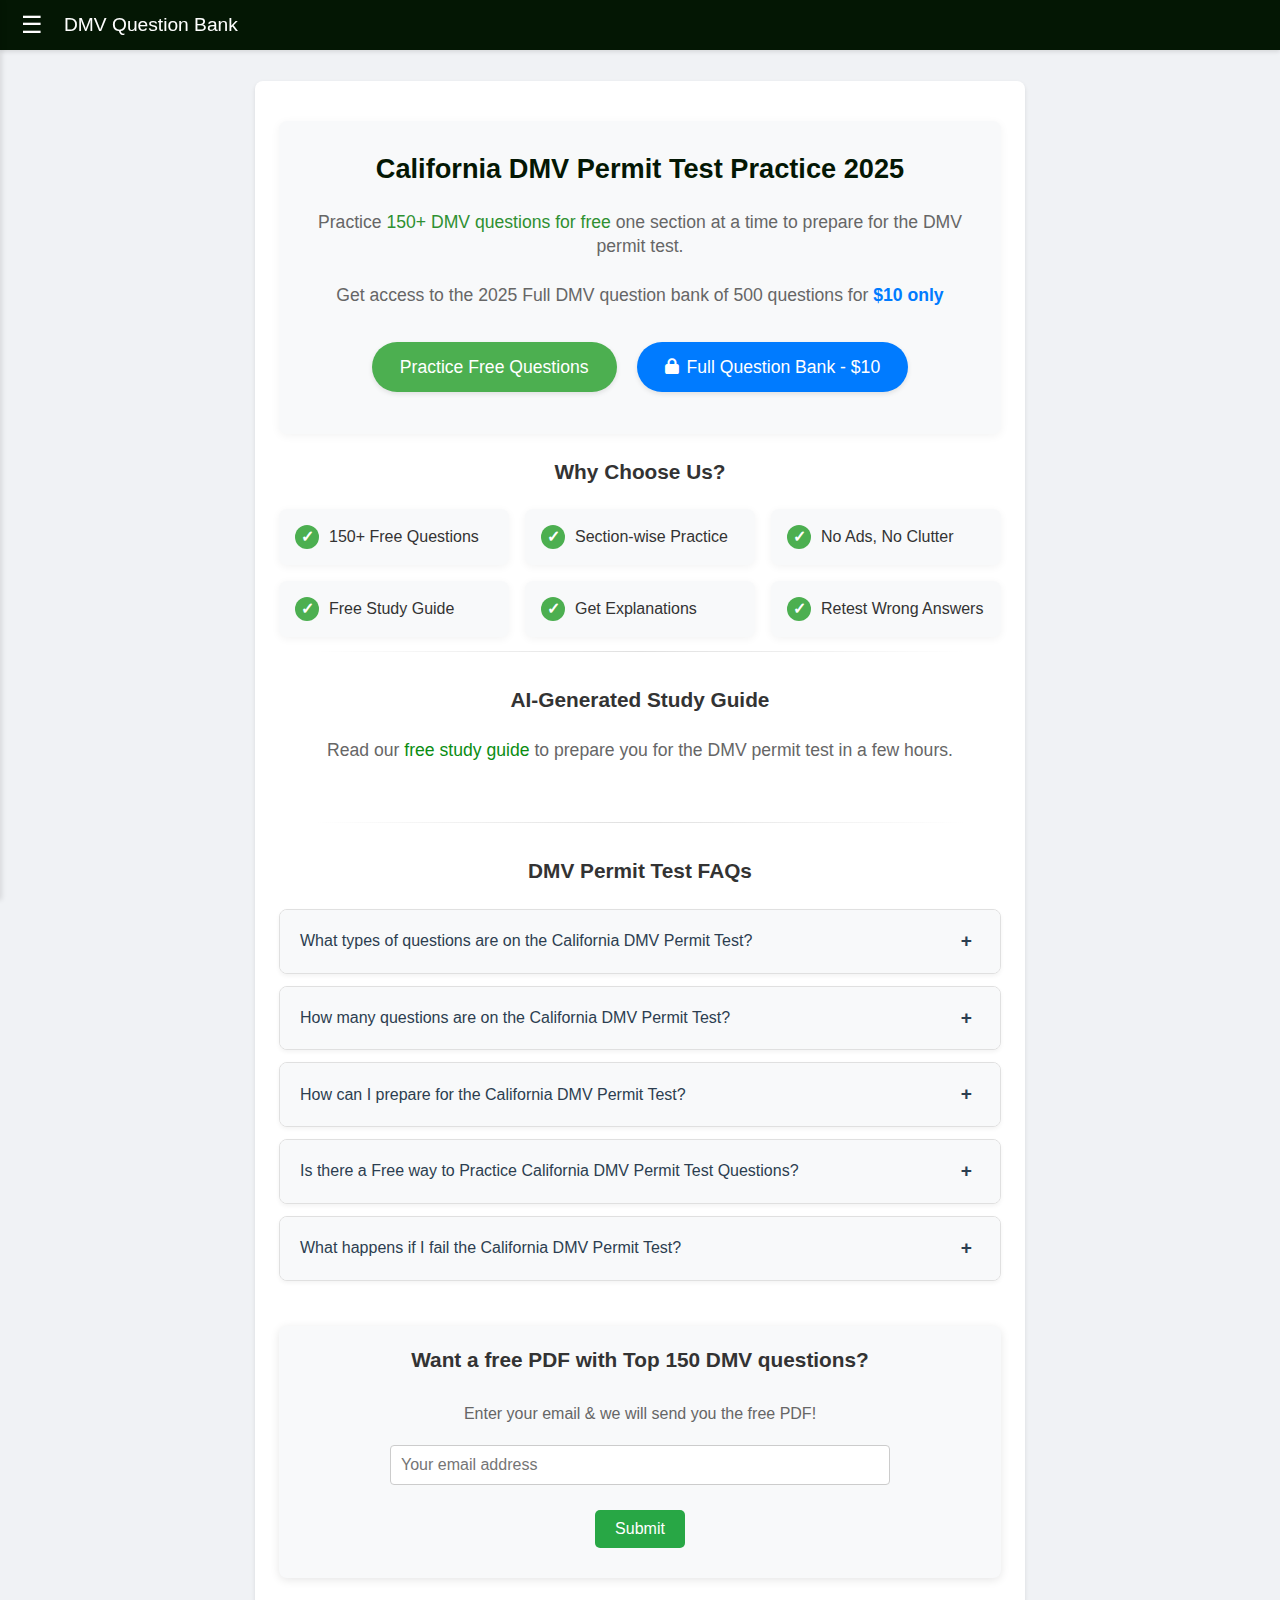
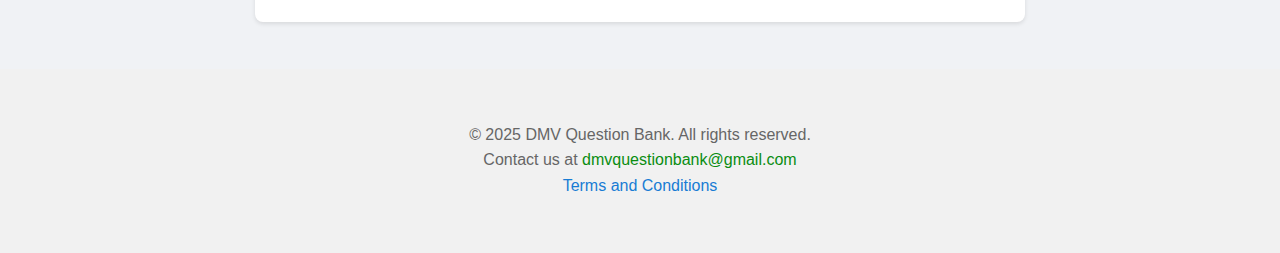
<file: index.html>
<!DOCTYPE html>
<html lang="en">
<head>
    <!-- Google tag (gtag.js) -->
    <script async src="https://www.googletagmanager.com/gtag/js?id=G-5M901FY2J7"></script>
    <script>
    window.dataLayer = window.dataLayer || [];
    function gtag(){dataLayer.push(arguments);}
    gtag('js', new Date());

    gtag('config', 'G-5M901FY2J7');
    </script>
    <meta charset="UTF-8">
    <meta name="viewport" content="width=device-width, initial-scale=1.0">
    <title>California DMV Question Bank</title>
    <link rel="stylesheet" href="styles.css?v=2.0">
    <link rel="icon" type="image/x-icon" href="/favicon.ico">
    <link rel="stylesheet" href="https://cdnjs.cloudflare.com/ajax/libs/font-awesome/6.0.0/css/all.min.css">


</head>
<body>
    <div class="top-bar">
        <div class="menu-section">
            <button id="menu-btn" class="menu-btn">☰</button>
            <a href="/" class="brand-link"><h1 class="brand">DMV Question Bank</h1></a>
        </div>
        <style>
            .floatingchat-container-wrap { left: unset; right: 16px; width: 50%; }
            .floatingchat-container-wrap-mobi { left: unset; right: 8px; width: 50%;}
            .floating-chat-kofi-popup-iframe { left: unset; right: 16px; }
            .floating-chat-kofi-popup-iframe-mobi { left: unset; right: 8px; }
            .floating-chat-kofi-popup-iframe-closer-mobi { left: unset; right: 8px; }
            
        </style>
    </div>
    <div id="side-menu" class="side-menu">
        <div class="side-menu-header">
            <h2><span style="color: white;">&nbsp;&nbsp;&nbsp;Sections</span></h2>
            <button id="close-menu" class="close-btn">×</button>
        </div>
        <div id="menu-chapters-list" class="menu-chapters-list"></div>
    </div>
    <div id="menu-overlay" class="menu-overlay"></div>
    <div class="container">
        <!-- Landing Page Content -->
        <div id="landing-page" class="section">
            <div class="hero-section">
                <h1>California DMV Permit Test Practice 2025</h1>
                <p class="subheadline">Practice <span class="highlight-green">150+ DMV questions for free</span> one section at a time to prepare for the DMV permit test.</p>
                <p class="subheadline">Get access to the 2025 Full DMV question bank of 500 questions for <span class="highlight-blue"> $10 only</span></p>
                <div class="button-group">
                    <button id="browse-chapters" class="cta-button">Practice Free Questions</button>
                    <a href="https://buy.stripe.com/5kA9AV0bZ3C14pi9AA" target="_blank" onclick="gtag('event', 'click', { 'event_category': 'payment', 'event_label': 'Stripe Payment Link' });" class="premium-btn cta-button">
                        <i class="fas fa-lock"></i> Full Question Bank - $10
                    </a>
                </div>
            </div>

            <div class="features">
                <h2>Why Choose Us?</h2>
                <div class="feature-list">
                    <div class="feature">150+ Free Questions</div>
                    <div class="feature">Section-wise Practice</div>
                    <div class="feature">No Ads, No Clutter</div>
                    <div class="feature">Free Study Guide</div>
                    <div class="feature">Get Explanations</div>
                    <div class="feature">Retest Wrong Answers</div>
                </div>
            </div>

        

            <section class="faq-section">
                <div class="features">
                    <h2>AI-Generated Study Guide</h2>
                    <p class="subheadline">Read our <a href="study-guide.html" target="_blank" style="text-decoration: none; color:rgb(10, 141, 18)">free study guide</a> to prepare you for the DMV permit test in a few hours.</p>
                </div>
            </section>

            <!-- Add spacing div -->


            <!-- FAQ Section -->
            <section class="faq-section">
                <h2>DMV Permit Test FAQs</h2>
                <div class="faq-container">
                    <div class="faq-item">
                        <button class="faq-question">
                            What types of questions are on the California DMV Permit Test?
                            <span class="faq-icon">+</span>
                        </button>
                        <div class="faq-answer">
                            The California DMV permit test includes questions on traffic laws, road signs, and safe driving practices specific to the state. Topics cover speed limits, right-of-way rules, DUI laws, pedestrian safety, and California-specific regulations like carpool lane rules. At DMV Question Bank, you can practice these exact types of questions with our free California DMV permit test question bank, updated to reflect the latest 2025 handbook.
                        </div>
                    </div>

                    <div class="faq-item">
                        <button class="faq-question">
                            How many questions are on the California DMV Permit Test?
                            <span class="faq-icon">+</span>
                        </button>
                        <div class="faq-answer">
                            For new drivers under 18, the California DMV permit test has 46 multiple-choice questions, and you need to answer at least 38 correctly to pass (83%). For those 18 and older, it's 36 questions with a minimum of 30 correct (83%). Our practice tests at DMV Question Bank can help you prepare with realistic California DMV permit test practice questions.
                        </div>
                    </div>

                    <div class="faq-item">
                        <button class="faq-question">
                            How can I prepare for the California DMV Permit Test?
                            <span class="faq-icon">+</span>
                        </button>
                        <div class="faq-answer">
                            To prepare for the California DMV permit test, study the official California Driver Handbook, focus on road signs and traffic laws, and practice with sample questions. At www.dmvquestionbank.com, we offer a free question bank with hundreds of California DMV permit test practice questions to help you test your knowledge and build confidence before the real exam.
                        </div>
                    </div>

                    <div class="faq-item">
                        <button class="faq-question">
                            Is there a Free way to Practice California DMV Permit Test Questions?
                            <span class="faq-icon">+</span>
                        </button>
                        <div class="faq-answer">
                            Yes, you can practice California DMV permit test questions for free at DMV Question Bank! Our site provides an extensive collection of updated practice questions based on the California DMV handbook, covering road signs, rules, and safe driving tips. No sign-up fees or hidden costs—just start practicing today at www.dmvquestionbank.com.
                        </div>
                    </div>

                    <div class="faq-item">
                        <button class="faq-question">
                            What happens if I fail the California DMV Permit Test?
                            <span class="faq-icon">+</span>
                        </button>
                        <div class="faq-answer">
                            If you fail the California DMV permit test, you can retake it up to three times, with at least a 7-day wait between attempts. After three failures, you'll need to reapply and pay the fee again. To avoid this, use DMV Question Bank to practice California DMV permit test questions and get familiar with the format and content, increasing your chances of passing on the first try.
                        </div>
                    </div>
                </div>
            </section>
            <!-- <section class="faq-section">
                <div class="features">
                    <h2>Contact Us</h2>
                    <p class="subheadline">If you have any questions or need assistance, feel free to reach out to us at: <a href="mailto:dmvquestionbank@gmail.com" style="text-decoration: none; color:rgb(10, 141, 18)">dmvquestionbank@gmail.com</a></p>
                </div>
            </section> -->
            <section class="contact-us-section">
                <h2>Want a free PDF with Top 150 DMV questions?</h2>
                <br/>
                <p>Enter your email & we will send you the free PDF!</p>
        
                <form action="https://formsubmit.co/dmvquestionbank@gmail.com" target="_blank" method="POST">
                    <div class="form-group">
                        <label for="email"></label>
                        <input type="email" name="email" required placeholder="Your email address">
                    </div> 
                    <button type="submit">Submit</button>
                </form>
            </section>
        </div>

        <!-- Existing quiz sections (hidden initially) -->
        <div id="chapter-selection" class="section hidden">
            <h2>California DMV Question Bank</h2>
            <div id="chapters-list"></div>
        </div>

        <div id="quiz-section" class="section hidden">
            <h2 id="chapter-title"></h2>
            <p id="question-progress" class="progress-text">Question 1 of 1</p>
            <div id="score-display"><span id="score">0</span></div>
            <div id="question-container">
                <p id="question-text"></p>
                <div id="options-container"></div>
                <!--<div class="question-nav">
                    <button id="prev-question" class="nav-btn">←</button>
                    <button id="next-question" class="nav-btn">→</button>
                </div> -->
            </div>
            <button id="next-btn" class="hidden">Next Question</button>
            <button id="finish-btn" class="hidden">Finish Section</button>
            <div class="fixed-button-container">
                <a href="https://buy.stripe.com/5kA9AV0bZ3C14pi9AA" target="_blank" onclick="gtag('event', 'click', { 'event_category': 'payment', 'event_label': 'Stripe Payment Link' });" class="premium-btn cta-button">
                    <i class="fas fa-lock"></i>Full Question Bank - $10
                </a>
            </div>
        </div>

        <div id="result-section" class="section hidden">
            <h2>Great! You've completed this section.</h2>
            <p>Your Score: <span id="final-score">0</span></p>
            <button id="retest-btn" class="hidden">Retest Wrong Answers</button>
            <button id="restart-btn">Try Another Section</button>
            <div class="fixed-button-container">
                <a href="https://buy.stripe.com/5kA9AV0bZ3C14pi9AA" target="_blank" onclick="gtag('event', 'click', { 'event_category': 'payment', 'event_label': 'Stripe Payment Link' });" class="premium-btn cta-button">
                    <i class="fas fa-lock"></i>Full Question Bank - $10
                </a>
            </div>
        </div>
    </div>
    <footer class="footer">
        <div class="container">
            <p>&copy; 2025 DMV Question Bank. All rights reserved. </p>
            <p>Contact us at <a href="mailto:dmvquestionbank@gmail.com" style="text-decoration: none; color: rgb(10, 141, 18);">dmvquestionbank@gmail.com</a></p>
            <p><a href="terms-and-conditions.html" target="_blank" style="text-decoration: none; color: rgb(24, 124, 212);">Terms and Conditions</a></p>
        </div>
    </footer>
    <script src="script.js?v=2.0"></script>
    <!-- <script src='https://storage.ko-fi.com/cdn/scripts/overlay-widget.js'></script>
    <script>
        function openKofi() {
            window.open('https://ko-fi.com/radhika100499', '_blank');
        }
    </script>
    
    <script>
      kofiWidgetOverlay.draw('dmvquestionbank', {
        'type': 'floating-chat',
        'floating-chat.donateButton.text': 'Support Us',
        'floating-chat.donateButton.background-color': '#d9534f',
        'floating-chat.donateButton.text-color': '#fff'
      });
    </script>
-->
    
</body>
</html>
</file>
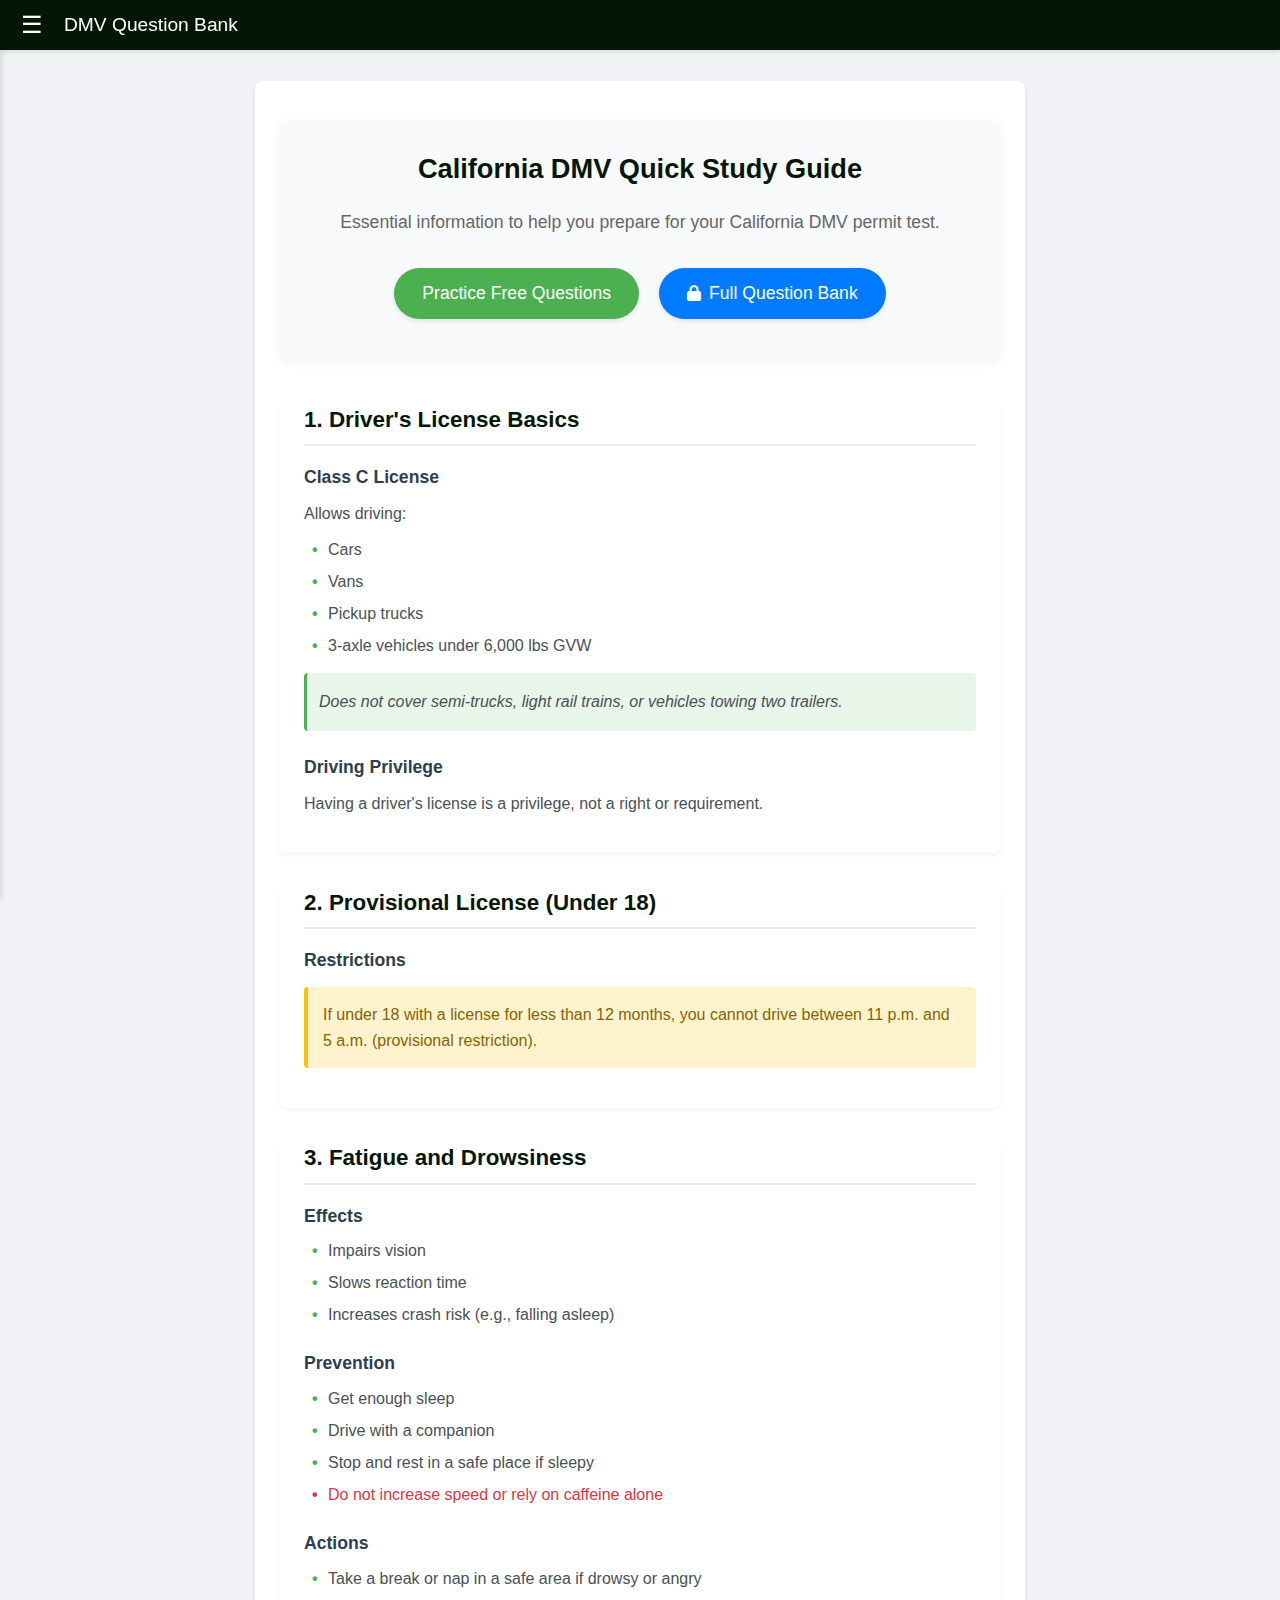
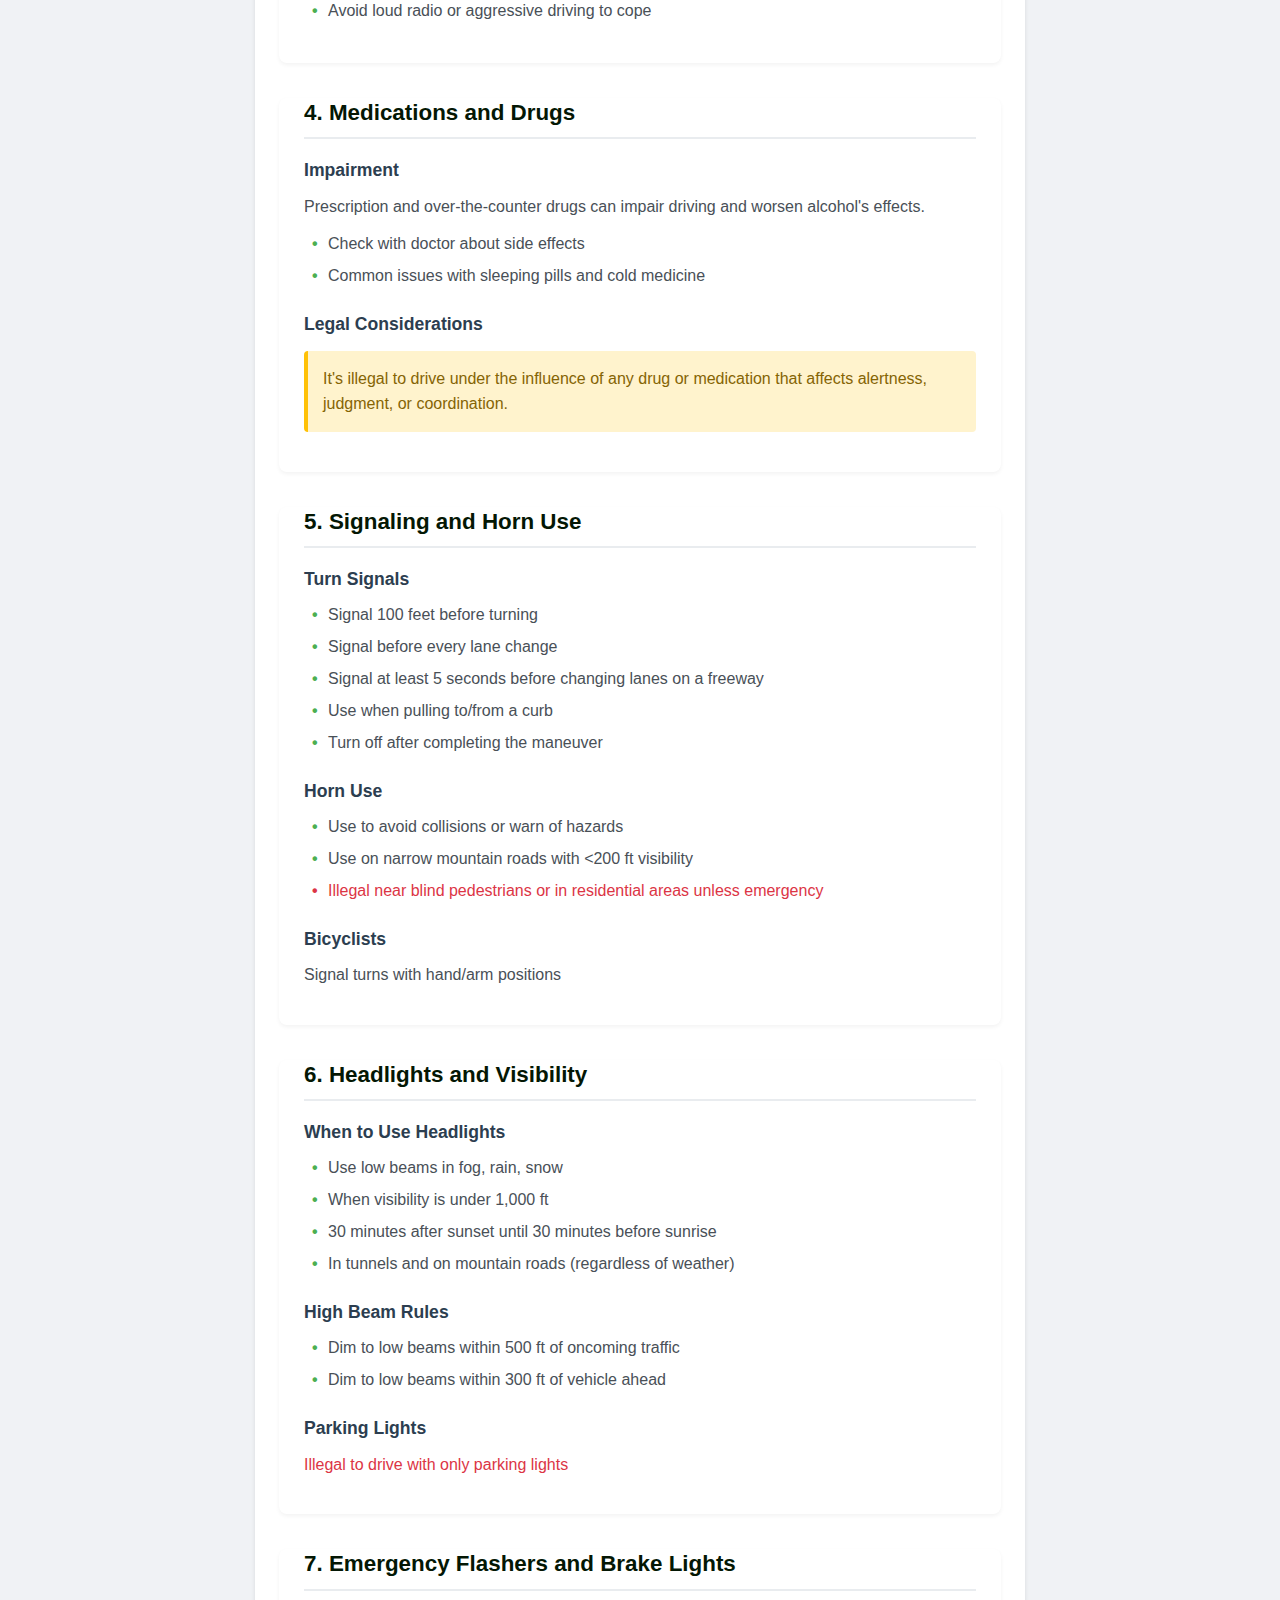
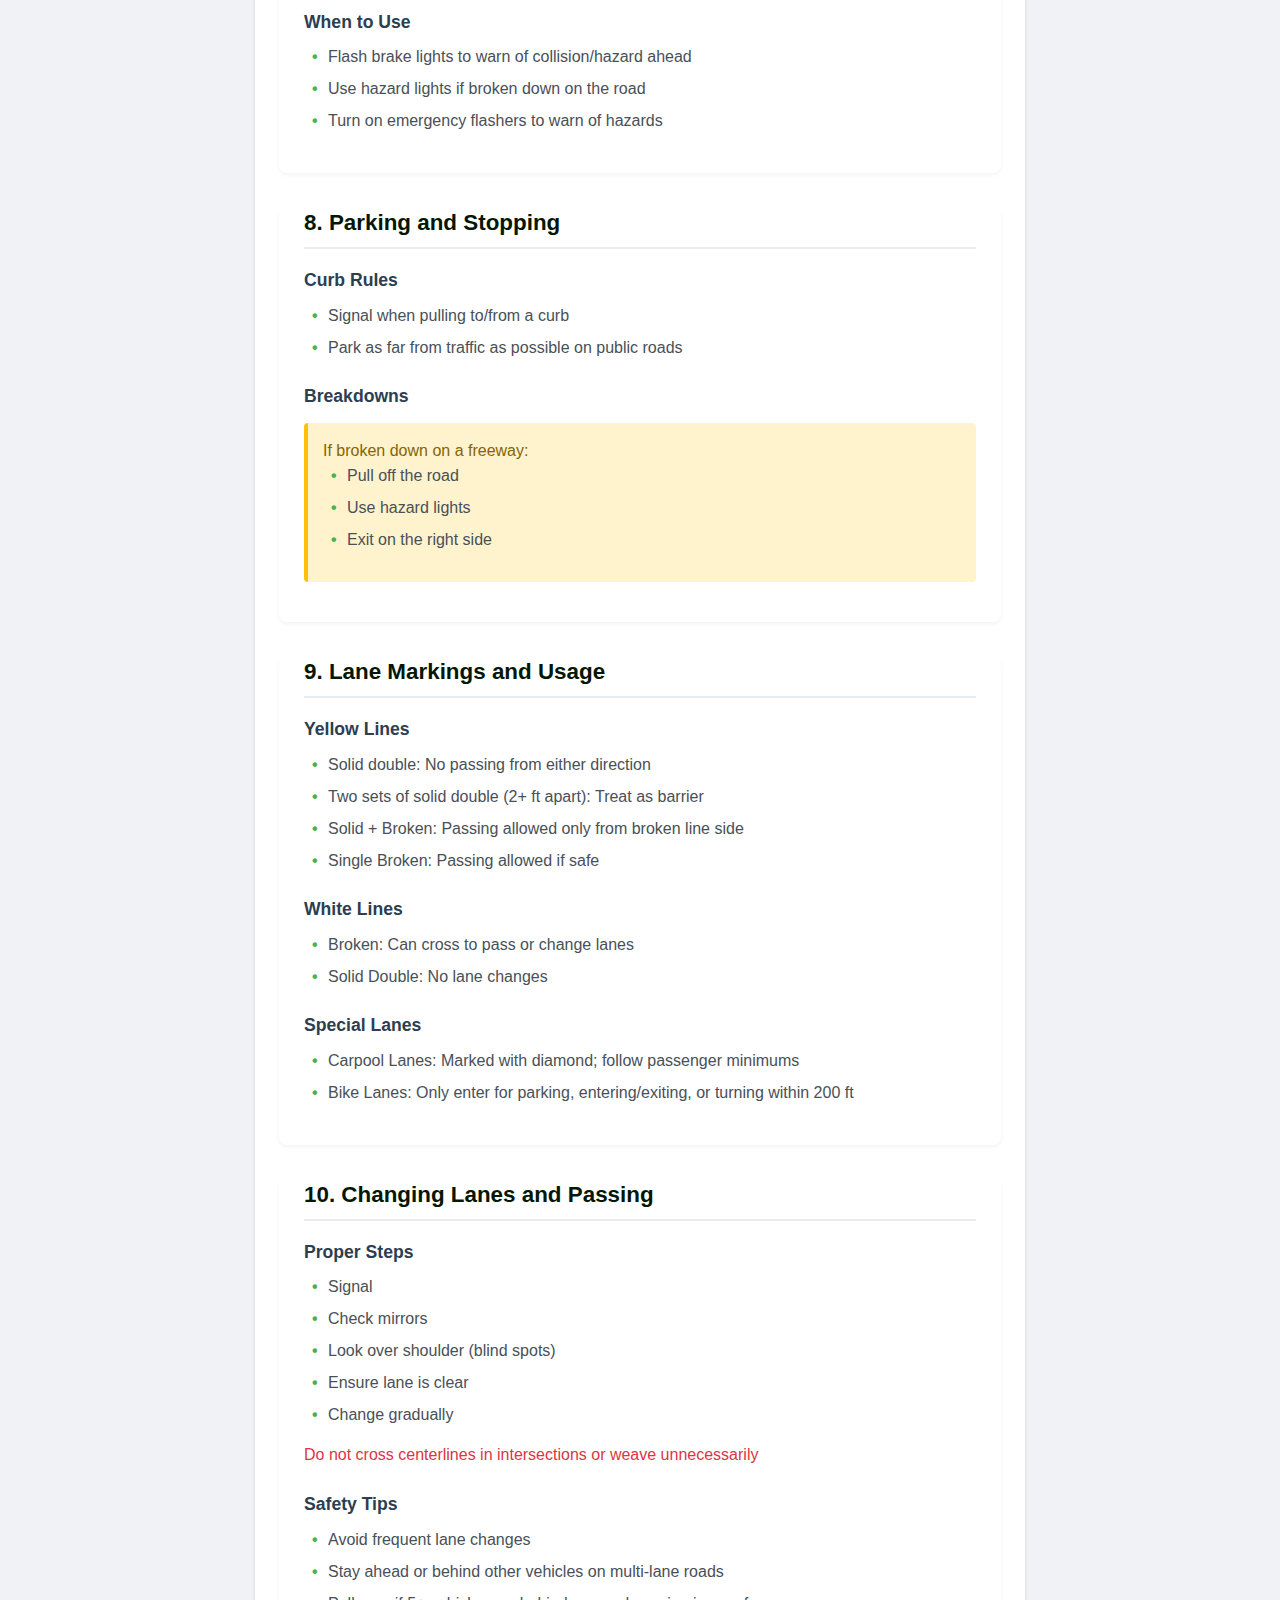
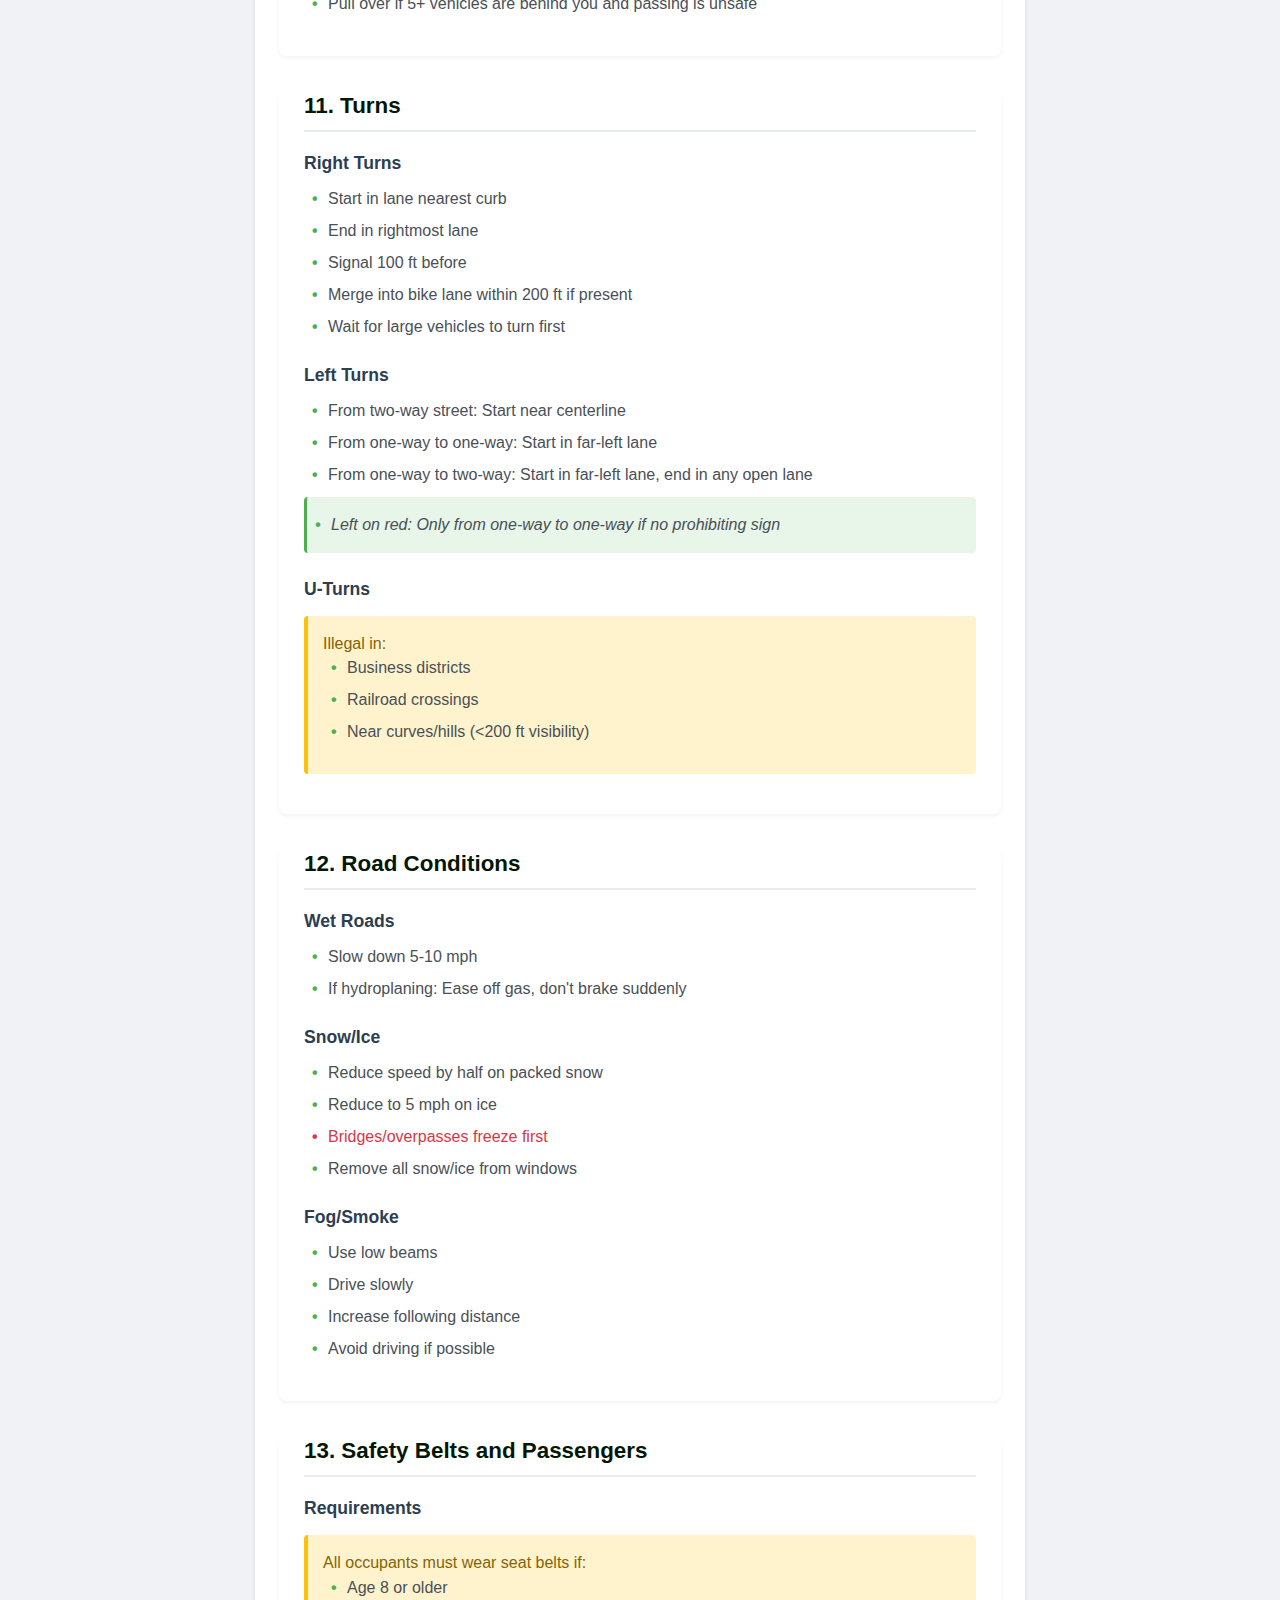
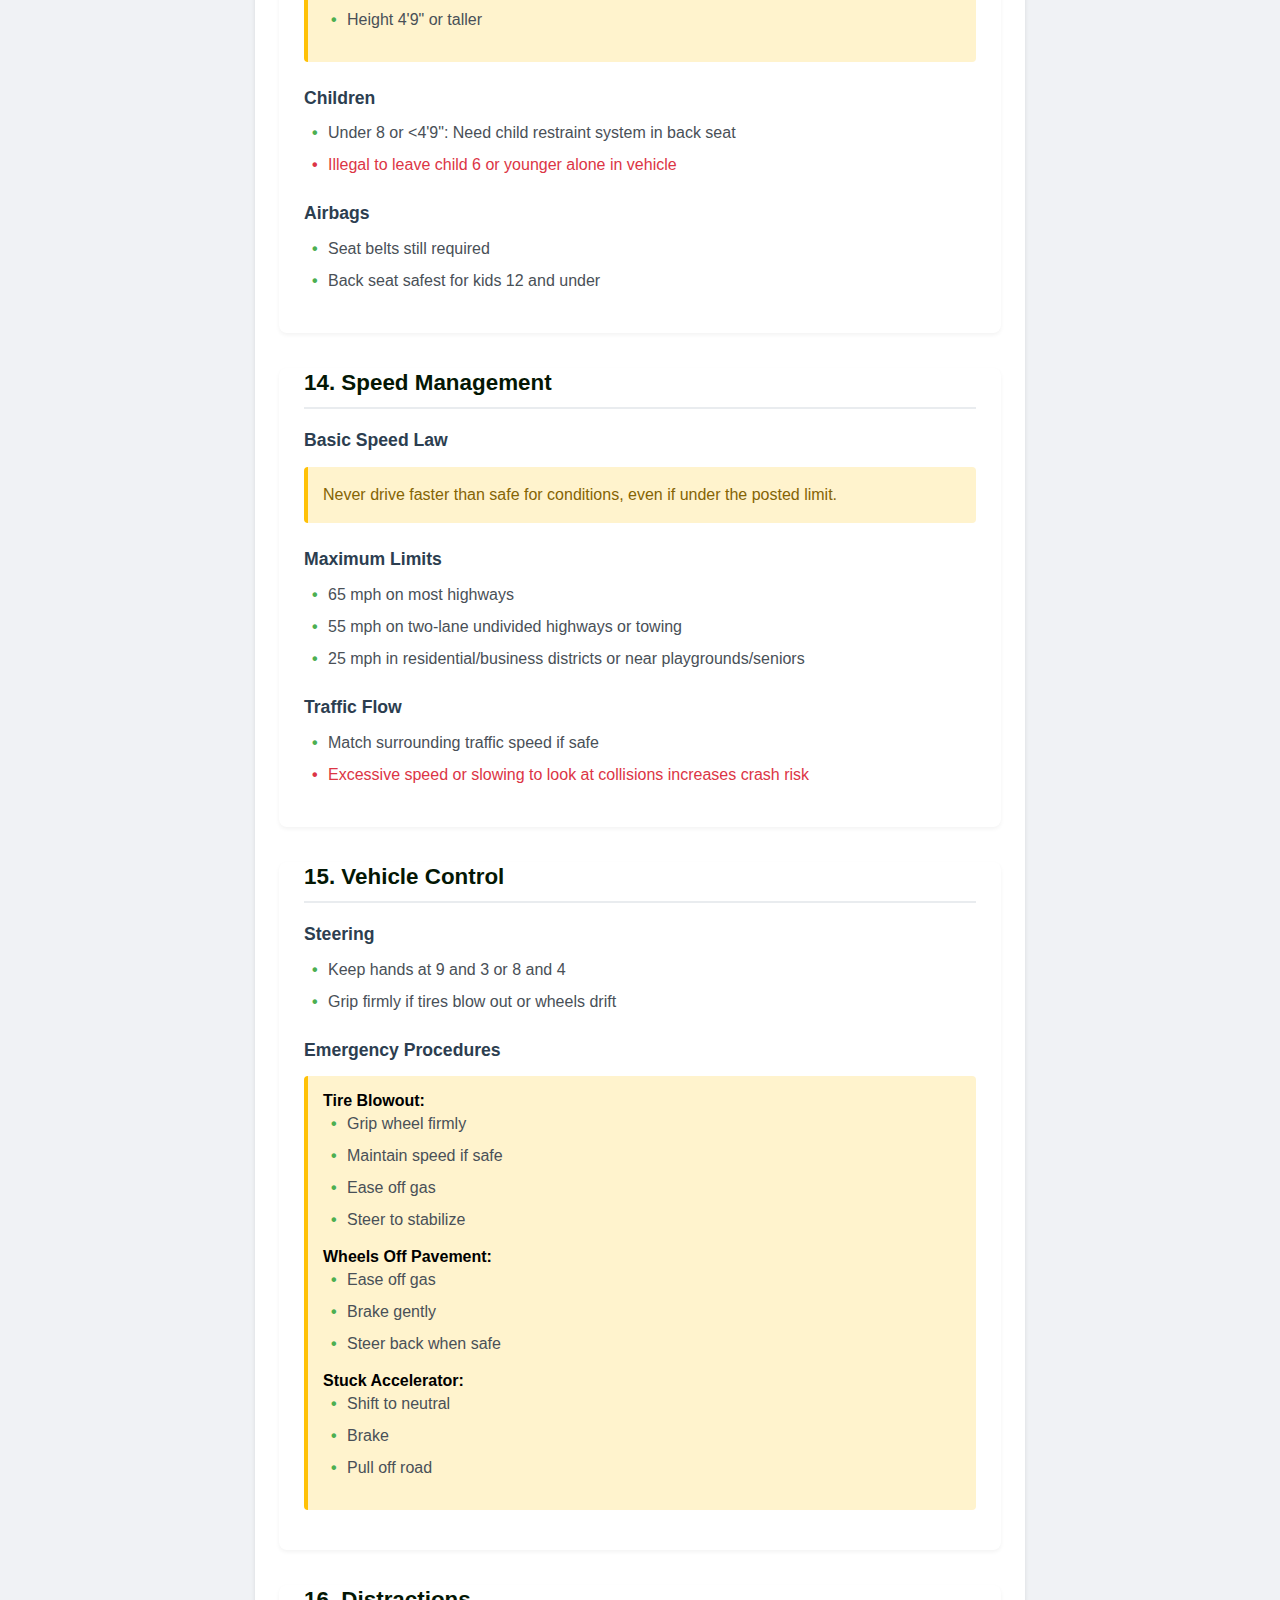
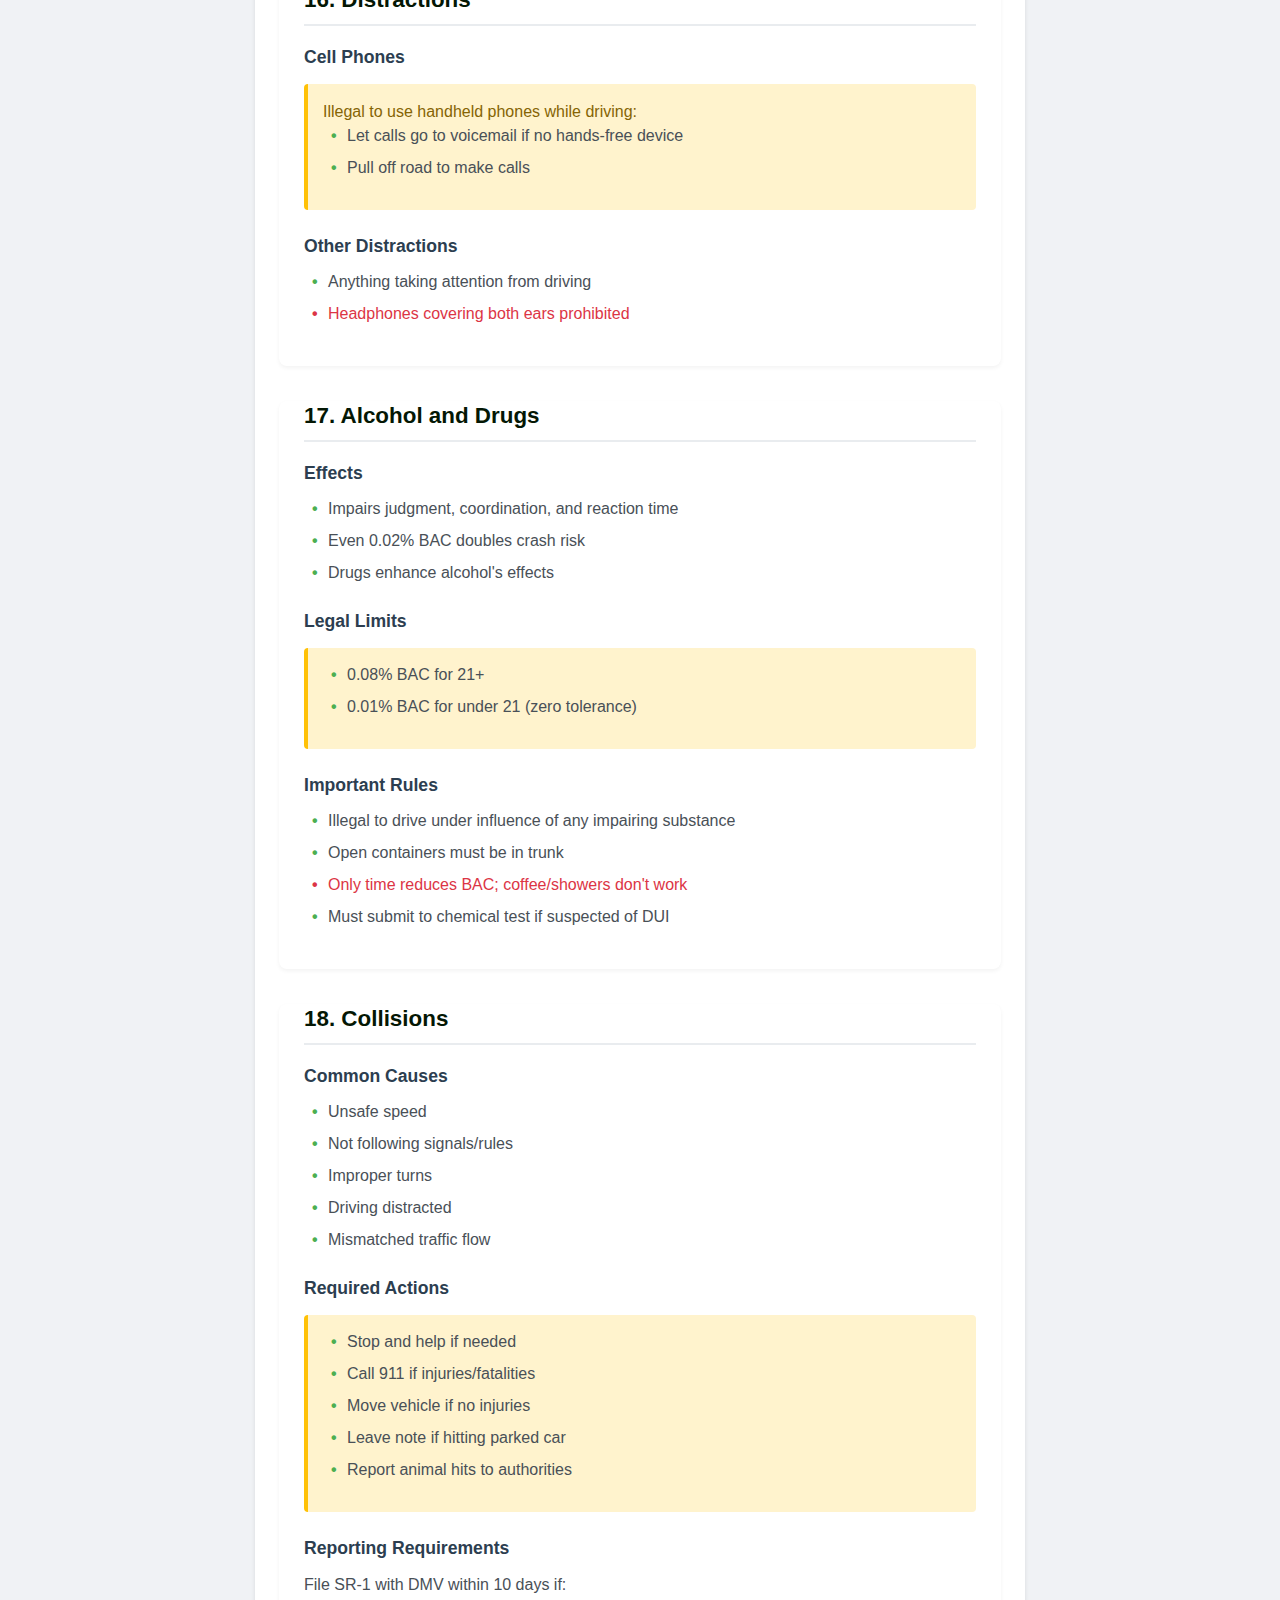
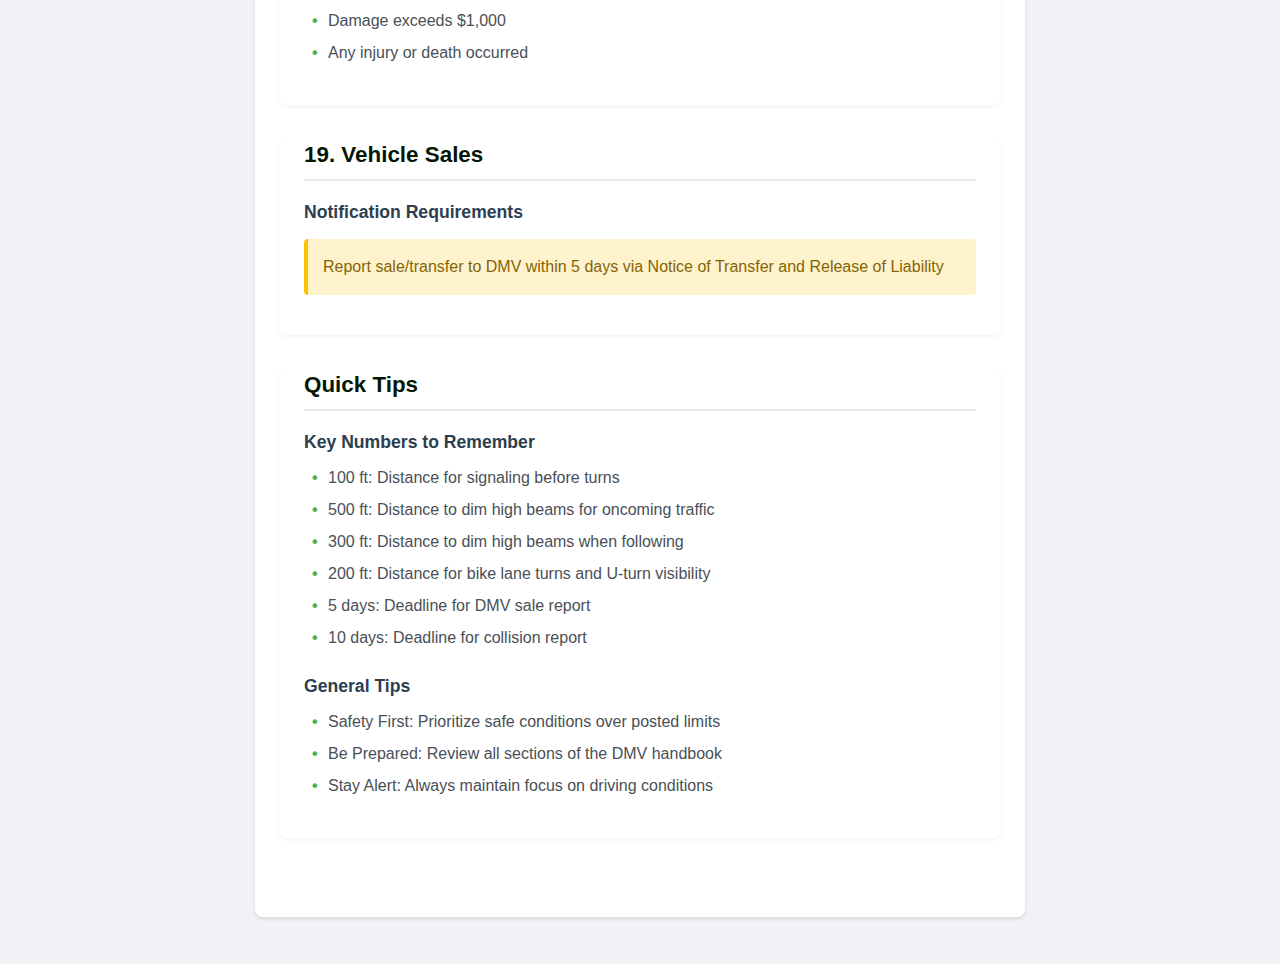
<file: study-guide.html>
<!DOCTYPE html>
<html lang="en">
<head>
    <!-- Google tag (gtag.js) -->
    <script async src="https://www.googletagmanager.com/gtag/js?id=G-5M901FY2J7"></script>
    <script>
    window.dataLayer = window.dataLayer || [];
    function gtag(){dataLayer.push(arguments);}
    gtag('js', new Date());

    gtag('config', 'G-5M901FY2J7');
    </script>
    <meta charset="UTF-8">
    <meta name="viewport" content="width=device-width, initial-scale=1.0">
    <title>California DMV Question Bank</title>
    <link rel="stylesheet" href="styles.css">
    <link rel="icon" type="image/x-icon" href="/favicon.ico">
    <link rel="stylesheet" href="https://cdnjs.cloudflare.com/ajax/libs/font-awesome/6.0.0/css/all.min.css">


</head>
<body>
    <div class="top-bar">
        <div class="menu-section">
            <button id="menu-btn" class="menu-btn">☰</button>
            <a href="/" class="brand-link"><h1 class="brand">DMV Question Bank</h1></a>
        </div>
        <style>
            .floatingchat-container-wrap { left: unset; right: 16px; width: 50%; }
            .floatingchat-container-wrap-mobi { left: unset; right: 8px; width: 50%;}
            .floating-chat-kofi-popup-iframe { left: unset; right: 16px; }
            .floating-chat-kofi-popup-iframe-mobi { left: unset; right: 8px; }
            .floating-chat-kofi-popup-iframe-closer-mobi { left: unset; right: 8px; }
        </style>
    </div>
    <div id="side-menu" class="side-menu">
        <div class="side-menu-header">
            <h2><span style="color: white;">&nbsp;&nbsp;&nbsp;Sections</span></h2>
            <button id="close-menu" class="close-btn">×</button>
        </div>
        <div id="menu-chapters-list" class="menu-chapters-list"></div>
    </div>
    <div id="menu-overlay" class="menu-overlay"></div>
    <div class="container">
        <!-- Landing Page Content -->
        <div id="landing-page" class="section">
            <div class="hero-section">
                <h1>California DMV Quick Study Guide</h1>
                <p class="subheadline">Essential information to help you prepare for your California DMV permit test.</p>
                <div class="button-group">
                    <button id="browse-chapters" class="cta-button">Practice Free Questions</button>
                    <a href="https://buy.stripe.com/5kA9AV0bZ3C14pi9AA" target="_blank" onclick="gtag('event', 'click', { 'event_category': 'payment', 'event_label': 'Stripe Payment Link' });" class="premium-btn cta-button">
                        <i class="fas fa-lock"></i> Full Question Bank
                    </a>
                </div>
            </div>

            <div class="study-guide-content">
                <!-- Part 1: Basic License Information -->
                <div class="study-section">
                    <h2>1. Driver's License Basics</h2>
                    <div class="study-item">
                        <h3>Class C License</h3>
                        <p>Allows driving:</p>
                        <ul>
                            <li>Cars</li>
                            <li>Vans</li>
                            <li>Pickup trucks</li>
                            <li>3-axle vehicles under 6,000 lbs GVW</li>
                        </ul>
                        <p class="note">Does not cover semi-trucks, light rail trains, or vehicles towing two trailers.</p>
                    </div>
                    <div class="study-item">
                        <h3>Driving Privilege</h3>
                        <p>Having a driver's license is a privilege, not a right or requirement.</p>
                    </div>
                </div>

                <!-- Part 2: Provisional License -->
                <div class="study-section">
                    <h2>2. Provisional License (Under 18)</h2>
                    <div class="study-item">
                        <h3>Restrictions</h3>
                        <div class="alert-box">
                            <p>If under 18 with a license for less than 12 months, you cannot drive between 11 p.m. and 5 a.m. (provisional restriction).</p>
                        </div>
                    </div>
                </div>

                <!-- Part 3: Fatigue and Drowsiness -->
                <div class="study-section">
                    <h2>3. Fatigue and Drowsiness</h2>
                    <div class="study-item">
                        <h3>Effects</h3>
                        <ul>
                            <li>Impairs vision</li>
                            <li>Slows reaction time</li>
                            <li>Increases crash risk (e.g., falling asleep)</li>
                        </ul>
                    </div>
                    <div class="study-item">
                        <h3>Prevention</h3>
                        <ul>
                            <li>Get enough sleep</li>
                            <li>Drive with a companion</li>
                            <li>Stop and rest in a safe place if sleepy</li>
                            <li class="warning">Do not increase speed or rely on caffeine alone</li>
                        </ul>
                    </div>
                    <div class="study-item">
                        <h3>Actions</h3>
                        <ul>
                            <li>Take a break or nap in a safe area if drowsy or angry</li>
                            <li>Avoid loud radio or aggressive driving to cope</li>
                        </ul>
                    </div>
                </div>

                <!-- Part 4: Medications and Drugs -->
                <div class="study-section">
                    <h2>4. Medications and Drugs</h2>
                    <div class="study-item">
                        <h3>Impairment</h3>
                        <p>Prescription and over-the-counter drugs can impair driving and worsen alcohol's effects.</p>
                        <ul>
                            <li>Check with doctor about side effects</li>
                            <li>Common issues with sleeping pills and cold medicine</li>
                        </ul>
                    </div>
                    <div class="study-item">
                        <h3>Legal Considerations</h3>
                        <div class="alert-box">
                            <p>It's illegal to drive under the influence of any drug or medication that affects alertness, judgment, or coordination.</p>
                        </div>
                    </div>
                </div>

                <!-- Part 5: Signaling and Horn Use -->
                <div class="study-section">
                    <h2>5. Signaling and Horn Use</h2>
                    <div class="study-item">
                        <h3>Turn Signals</h3>
                        <ul>
                            <li>Signal 100 feet before turning</li>
                            <li>Signal before every lane change</li>
                            <li>Signal at least 5 seconds before changing lanes on a freeway</li>
                            <li>Use when pulling to/from a curb</li>
                            <li>Turn off after completing the maneuver</li>
                        </ul>
                    </div>
                    <div class="study-item">
                        <h3>Horn Use</h3>
                        <ul>
                            <li>Use to avoid collisions or warn of hazards</li>
                            <li>Use on narrow mountain roads with <200 ft visibility</li>
                            <li class="warning">Illegal near blind pedestrians or in residential areas unless emergency</li>
                        </ul>
                    </div>
                    <div class="study-item">
                        <h3>Bicyclists</h3>
                        <p>Signal turns with hand/arm positions</p>
                    </div>
                </div>

                <!-- Part 6: Headlights and Visibility -->
                <div class="study-section">
                    <h2>6. Headlights and Visibility</h2>
                    <div class="study-item">
                        <h3>When to Use Headlights</h3>
                        <ul>
                            <li>Use low beams in fog, rain, snow</li>
                            <li>When visibility is under 1,000 ft</li>
                            <li>30 minutes after sunset until 30 minutes before sunrise</li>
                            <li>In tunnels and on mountain roads (regardless of weather)</li>
                        </ul>
                    </div>
                    <div class="study-item">
                        <h3>High Beam Rules</h3>
                        <ul>
                            <li>Dim to low beams within 500 ft of oncoming traffic</li>
                            <li>Dim to low beams within 300 ft of vehicle ahead</li>
                        </ul>
                    </div>
                    <div class="study-item">
                        <h3>Parking Lights</h3>
                        <p class="warning">Illegal to drive with only parking lights</p>
                    </div>
                </div>

                <!-- Part 7: Emergency Flashers -->
                <div class="study-section">
                    <h2>7. Emergency Flashers and Brake Lights</h2>
                    <div class="study-item">
                        <h3>When to Use</h3>
                        <ul>
                            <li>Flash brake lights to warn of collision/hazard ahead</li>
                            <li>Use hazard lights if broken down on the road</li>
                            <li>Turn on emergency flashers to warn of hazards</li>
                        </ul>
                    </div>
                </div>

                <!-- Part 8: Parking and Stopping -->
                <div class="study-section">
                    <h2>8. Parking and Stopping</h2>
                    <div class="study-item">
                        <h3>Curb Rules</h3>
                        <ul>
                            <li>Signal when pulling to/from a curb</li>
                            <li>Park as far from traffic as possible on public roads</li>
                        </ul>
                    </div>
                    <div class="study-item">
                        <h3>Breakdowns</h3>
                        <div class="alert-box">
                            <p>If broken down on a freeway:</p>
                            <ul>
                                <li>Pull off the road</li>
                                <li>Use hazard lights</li>
                                <li>Exit on the right side</li>
                            </ul>
                        </div>
                    </div>
                </div>

                <!-- Part 9: Lane Markings -->
                <div class="study-section">
                    <h2>9. Lane Markings and Usage</h2>
                    <div class="study-item">
                        <h3>Yellow Lines</h3>
                        <ul>
                            <li>Solid double: No passing from either direction</li>
                            <li>Two sets of solid double (2+ ft apart): Treat as barrier</li>
                            <li>Solid + Broken: Passing allowed only from broken line side</li>
                            <li>Single Broken: Passing allowed if safe</li>
                        </ul>
                    </div>
                    <div class="study-item">
                        <h3>White Lines</h3>
                        <ul>
                            <li>Broken: Can cross to pass or change lanes</li>
                            <li>Solid Double: No lane changes</li>
                        </ul>
                    </div>
                    <div class="study-item">
                        <h3>Special Lanes</h3>
                        <ul>
                            <li>Carpool Lanes: Marked with diamond; follow passenger minimums</li>
                            <li>Bike Lanes: Only enter for parking, entering/exiting, or turning within 200 ft</li>
                        </ul>
                    </div>
                </div>

                <!-- Part 10: Lane Changes -->
                <div class="study-section">
                    <h2>10. Changing Lanes and Passing</h2>
                    <div class="study-item">
                        <h3>Proper Steps</h3>
                        <ul>
                            <li>Signal</li>
                            <li>Check mirrors</li>
                            <li>Look over shoulder (blind spots)</li>
                            <li>Ensure lane is clear</li>
                            <li>Change gradually</li>
                        </ul>
                        <p class="warning">Do not cross centerlines in intersections or weave unnecessarily</p>
                    </div>
                    <div class="study-item">
                        <h3>Safety Tips</h3>
                        <ul>
                            <li>Avoid frequent lane changes</li>
                            <li>Stay ahead or behind other vehicles on multi-lane roads</li>
                            <li>Pull over if 5+ vehicles are behind you and passing is unsafe</li>
                        </ul>
                    </div>
                </div>

                <!-- Part 11: Turns -->
                <div class="study-section">
                    <h2>11. Turns</h2>
                    <div class="study-item">
                        <h3>Right Turns</h3>
                        <ul>
                            <li>Start in lane nearest curb</li>
                            <li>End in rightmost lane</li>
                            <li>Signal 100 ft before</li>
                            <li>Merge into bike lane within 200 ft if present</li>
                            <li>Wait for large vehicles to turn first</li>
                        </ul>
                    </div>
                    <div class="study-item">
                        <h3>Left Turns</h3>
                        <ul>
                            <li>From two-way street: Start near centerline</li>
                            <li>From one-way to one-way: Start in far-left lane</li>
                            <li>From one-way to two-way: Start in far-left lane, end in any open lane</li>
                            <li class="note">Left on red: Only from one-way to one-way if no prohibiting sign</li>
                        </ul>
                    </div>
                    <div class="study-item">
                        <h3>U-Turns</h3>
                        <div class="alert-box">
                            <p>Illegal in:</p>
                            <ul>
                                <li>Business districts</li>
                                <li>Railroad crossings</li>
                                <li>Near curves/hills (<200 ft visibility)</li>
                            </ul>
                        </div>
                    </div>
                </div>

                <!-- Part 12: Road Conditions -->
                <div class="study-section">
                    <h2>12. Road Conditions</h2>
                    <div class="study-item">
                        <h3>Wet Roads</h3>
                        <ul>
                            <li>Slow down 5-10 mph</li>
                            <li>If hydroplaning: Ease off gas, don't brake suddenly</li>
                        </ul>
                    </div>
                    <div class="study-item">
                        <h3>Snow/Ice</h3>
                        <ul>
                            <li>Reduce speed by half on packed snow</li>
                            <li>Reduce to 5 mph on ice</li>
                            <li class="warning">Bridges/overpasses freeze first</li>
                            <li>Remove all snow/ice from windows</li>
                        </ul>
                    </div>
                    <div class="study-item">
                        <h3>Fog/Smoke</h3>
                        <ul>
                            <li>Use low beams</li>
                            <li>Drive slowly</li>
                            <li>Increase following distance</li>
                            <li>Avoid driving if possible</li>
                        </ul>
                    </div>
                </div>

                <!-- Part 13: Safety Belts -->
                <div class="study-section">
                    <h2>13. Safety Belts and Passengers</h2>
                    <div class="study-item">
                        <h3>Requirements</h3>
                        <div class="alert-box">
                            <p>All occupants must wear seat belts if:</p>
                            <ul>
                                <li>Age 8 or older</li>
                                <li>Height 4'9" or taller</li>
                            </ul>
                        </div>
                    </div>
                    <div class="study-item">
                        <h3>Children</h3>
                        <ul>
                            <li>Under 8 or <4'9": Need child restraint system in back seat</li>
                            <li class="warning">Illegal to leave child 6 or younger alone in vehicle</li>
                        </ul>
                    </div>
                    <div class="study-item">
                        <h3>Airbags</h3>
                        <ul>
                            <li>Seat belts still required</li>
                            <li>Back seat safest for kids 12 and under</li>
                        </ul>
                    </div>
                </div>

                <!-- Part 14: Speed Management -->
                <div class="study-section">
                    <h2>14. Speed Management</h2>
                    <div class="study-item">
                        <h3>Basic Speed Law</h3>
                        <div class="alert-box">
                            <p>Never drive faster than safe for conditions, even if under the posted limit.</p>
                        </div>
                    </div>
                    <div class="study-item">
                        <h3>Maximum Limits</h3>
                        <ul>
                            <li>65 mph on most highways</li>
                            <li>55 mph on two-lane undivided highways or towing</li>
                            <li>25 mph in residential/business districts or near playgrounds/seniors</li>
                        </ul>
                    </div>
                    <div class="study-item">
                        <h3>Traffic Flow</h3>
                        <ul>
                            <li>Match surrounding traffic speed if safe</li>
                            <li class="warning">Excessive speed or slowing to look at collisions increases crash risk</li>
                        </ul>
                    </div>
                </div>

                <!-- Part 15: Vehicle Control -->
                <div class="study-section">
                    <h2>15. Vehicle Control</h2>
                    <div class="study-item">
                        <h3>Steering</h3>
                        <ul>
                            <li>Keep hands at 9 and 3 or 8 and 4</li>
                            <li>Grip firmly if tires blow out or wheels drift</li>
                        </ul>
                    </div>
                    <div class="study-item">
                        <h3>Emergency Procedures</h3>
                        <div class="alert-box">
                            <h4>Tire Blowout:</h4>
                            <ul>
                                <li>Grip wheel firmly</li>
                                <li>Maintain speed if safe</li>
                                <li>Ease off gas</li>
                                <li>Steer to stabilize</li>
                            </ul>
                            
                            <h4>Wheels Off Pavement:</h4>
                            <ul>
                                <li>Ease off gas</li>
                                <li>Brake gently</li>
                                <li>Steer back when safe</li>
                            </ul>
                            
                            <h4>Stuck Accelerator:</h4>
                            <ul>
                                <li>Shift to neutral</li>
                                <li>Brake</li>
                                <li>Pull off road</li>
                            </ul>
                        </div>
                    </div>
                </div>

                <!-- Part 16: Distractions -->
                <div class="study-section">
                    <h2>16. Distractions</h2>
                    <div class="study-item">
                        <h3>Cell Phones</h3>
                        <div class="alert-box">
                            <p>Illegal to use handheld phones while driving:</p>
                            <ul>
                                <li>Let calls go to voicemail if no hands-free device</li>
                                <li>Pull off road to make calls</li>
                            </ul>
                        </div>
                    </div>
                    <div class="study-item">
                        <h3>Other Distractions</h3>
                        <ul>
                            <li>Anything taking attention from driving</li>
                            <li class="warning">Headphones covering both ears prohibited</li>
                        </ul>
                    </div>
                </div>

                <!-- Part 17: Alcohol and Drugs -->
                <div class="study-section">
                    <h2>17. Alcohol and Drugs</h2>
                    <div class="study-item">
                        <h3>Effects</h3>
                        <ul>
                            <li>Impairs judgment, coordination, and reaction time</li>
                            <li>Even 0.02% BAC doubles crash risk</li>
                            <li>Drugs enhance alcohol's effects</li>
                        </ul>
                    </div>
                    <div class="study-item">
                        <h3>Legal Limits</h3>
                        <div class="alert-box">
                            <ul>
                                <li>0.08% BAC for 21+</li>
                                <li>0.01% BAC for under 21 (zero tolerance)</li>
                            </ul>
                        </div>
                    </div>
                    <div class="study-item">
                        <h3>Important Rules</h3>
                        <ul>
                            <li>Illegal to drive under influence of any impairing substance</li>
                            <li>Open containers must be in trunk</li>
                            <li class="warning">Only time reduces BAC; coffee/showers don't work</li>
                            <li>Must submit to chemical test if suspected of DUI</li>
                        </ul>
                    </div>
                </div>

                <!-- Part 18: Collisions -->
                <div class="study-section">
                    <h2>18. Collisions</h2>
                    <div class="study-item">
                        <h3>Common Causes</h3>
                        <ul>
                            <li>Unsafe speed</li>
                            <li>Not following signals/rules</li>
                            <li>Improper turns</li>
                            <li>Driving distracted</li>
                            <li>Mismatched traffic flow</li>
                        </ul>
                    </div>
                    <div class="study-item">
                        <h3>Required Actions</h3>
                        <div class="alert-box">
                            <ul>
                                <li>Stop and help if needed</li>
                                <li>Call 911 if injuries/fatalities</li>
                                <li>Move vehicle if no injuries</li>
                                <li>Leave note if hitting parked car</li>
                                <li>Report animal hits to authorities</li>
                            </ul>
                        </div>
                    </div>
                    <div class="study-item">
                        <h3>Reporting Requirements</h3>
                        <p>File SR-1 with DMV within 10 days if:</p>
                        <ul>
                            <li>Damage exceeds $1,000</li>
                            <li>Any injury or death occurred</li>
                        </ul>
                    </div>
                </div>

                <!-- Part 19: Vehicle Sales -->
                <div class="study-section">
                    <h2>19. Vehicle Sales</h2>
                    <div class="study-item">
                        <h3>Notification Requirements</h3>
                        <div class="alert-box">
                            <p>Report sale/transfer to DMV within 5 days via Notice of Transfer and Release of Liability</p>
                        </div>
                    </div>
                </div>

                <!-- Quick Tips Section -->
                <div class="study-section">
                    <h2>Quick Tips</h2>
                    <div class="study-item">
                        <h3>Key Numbers to Remember</h3>
                        <ul>
                            <li>100 ft: Distance for signaling before turns</li>
                            <li>500 ft: Distance to dim high beams for oncoming traffic</li>
                            <li>300 ft: Distance to dim high beams when following</li>
                            <li>200 ft: Distance for bike lane turns and U-turn visibility</li>
                            <li>5 days: Deadline for DMV sale report</li>
                            <li>10 days: Deadline for collision report</li>
                        </ul>
                    </div>
                    <div class="study-item">
                        <h3>General Tips</h3>
                        <ul>
                            <li>Safety First: Prioritize safe conditions over posted limits</li>
                            <li>Be Prepared: Review all sections of the DMV handbook</li>
                            <li>Stay Alert: Always maintain focus on driving conditions</li>
                        </ul>
                    </div>
                </div>
            </div>
        </div>

        <!-- Existing quiz sections (hidden initially) -->
        <div id="chapter-selection" class="section hidden">
            <h2>California DMV Question Bank</h2>
            <div id="chapters-list"></div>
        </div>

        <div id="quiz-section" class="section hidden">
            <h2 id="chapter-title"></h2>
            <p id="question-progress" class="progress-text">Question 1 of 1</p>
            <div id="score-display"><span id="score">0</span></div>
            <div id="question-container">
                <p id="question-text"></p>
                <div id="options-container"></div>
                <!--<div class="question-nav">
                    <button id="prev-question" class="nav-btn">←</button>
                    <button id="next-question" class="nav-btn">→</button>
                </div> -->
            </div>
            <button id="next-btn" class="hidden">Next Question</button>
            <button id="finish-btn" class="hidden">Finish Section</button>
        </div>

        <div id="result-section" class="section hidden">
            <h2>Great! You've completed this section.</h2>
            <p>Your Score: <span id="final-score">0</span></p>
            <button id="retest-btn" class="hidden">Retest Wrong Answers</button>
            <button id="restart-btn">Try Another Section</button>
        </div>
    </div>
    <!-- <script src='https://storage.ko-fi.com/cdn/scripts/overlay-widget.js'></script>
    <script>
        function openKofi() {
            window.open('https://ko-fi.com/radhika100499', '_blank');
        }
    </script>
-->
    <script src="script.js"></script>
    <!-- <script>
      kofiWidgetOverlay.draw('dmvquestionbank', {
        'type': 'floating-chat',
        'floating-chat.donateButton.text': 'Support Us',
        'floating-chat.donateButton.background-color': '#d9534f',
        'floating-chat.donateButton.text-color': '#fff'
      });
    </script>
-->
</body>
</html>
</file>
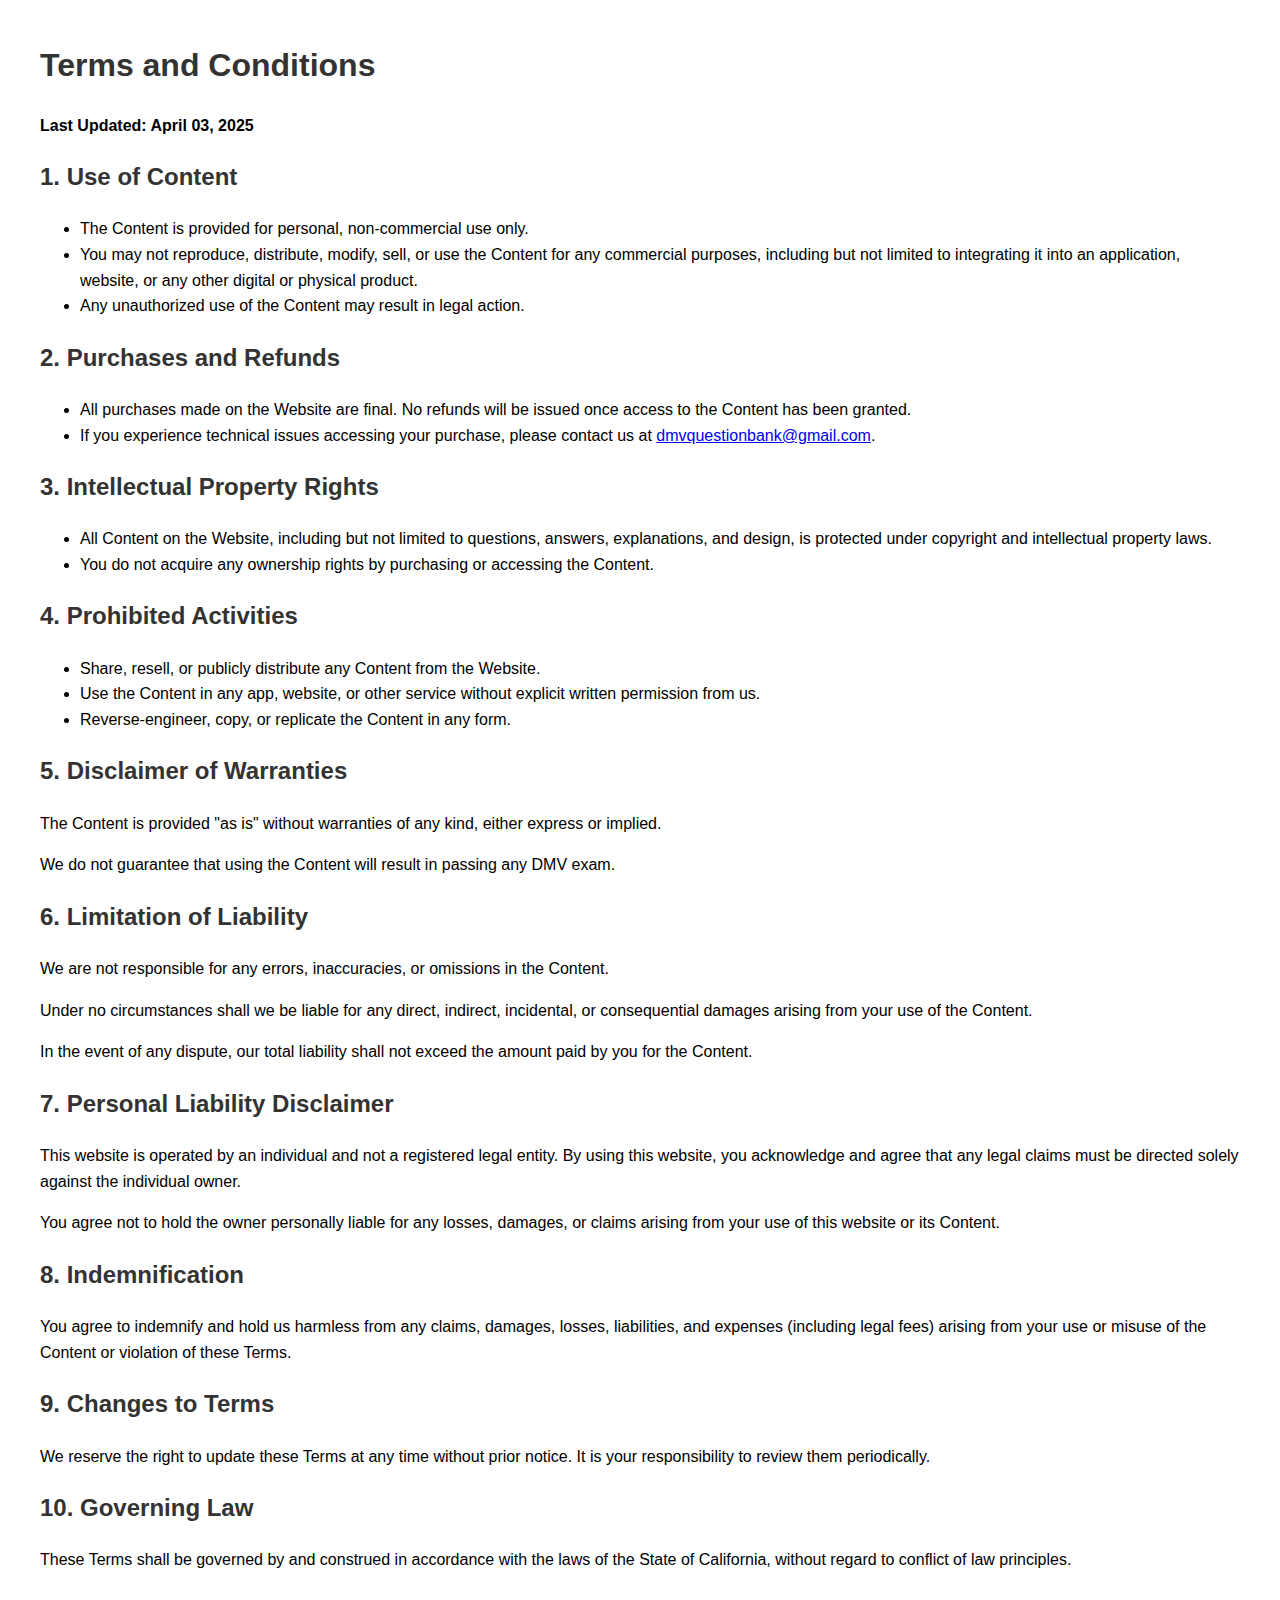
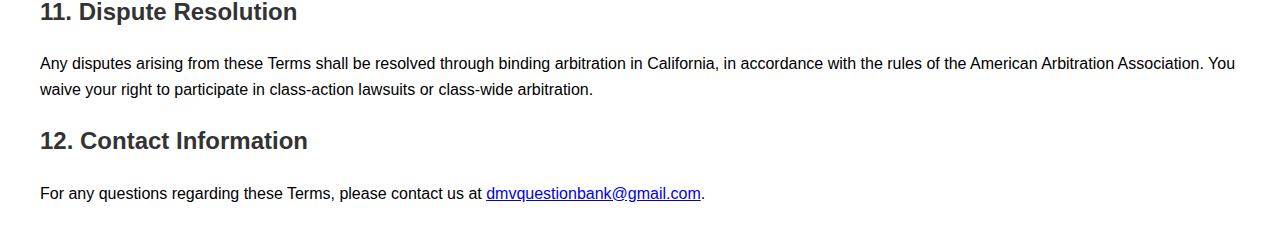
<file: terms-and-conditions.html>
<!DOCTYPE html>
<html lang="en">
<head>
    <meta charset="UTF-8">
    <meta name="viewport" content="width=device-width, initial-scale=1.0">
    <title>Terms and Conditions</title>
    <style>
        body {
            font-family: Arial, sans-serif;
            margin: 40px;
            line-height: 1.6;
        }
        h1, h2 {
            color: #333;
        }
    </style>
</head>
<body>
    <h1>Terms and Conditions</h1>
    <p><strong>Last Updated: April 03, 2025</strong></p>

    <h2>1. Use of Content</h2>
    <ul>
        <li>The Content is provided for personal, non-commercial use only.</li>
        <li>You may not reproduce, distribute, modify, sell, or use the Content for any commercial purposes, including but not limited to integrating it into an application, website, or any other digital or physical product.</li>
        <li>Any unauthorized use of the Content may result in legal action.</li>
    </ul>

    <h2>2. Purchases and Refunds</h2>
    <ul>
        <li>All purchases made on the Website are final. No refunds will be issued once access to the Content has been granted.</li>
        <li>If you experience technical issues accessing your purchase, please contact us at <a href="mailto:dmvquestionbank@gmail.com">dmvquestionbank@gmail.com</a>.</li>
    </ul>

    <h2>3. Intellectual Property Rights</h2>
    <ul>
        <li>All Content on the Website, including but not limited to questions, answers, explanations, and design, is protected under copyright and intellectual property laws.</li>
        <li>You do not acquire any ownership rights by purchasing or accessing the Content.</li>
    </ul>

    <h2>4. Prohibited Activities</h2>
    <ul>
        <li>Share, resell, or publicly distribute any Content from the Website.</li>
        <li>Use the Content in any app, website, or other service without explicit written permission from us.</li>
        <li>Reverse-engineer, copy, or replicate the Content in any form.</li>
    </ul>

    <h2>5. Disclaimer of Warranties</h2>
    <p>The Content is provided "as is" without warranties of any kind, either express or implied.</p>
    <p>We do not guarantee that using the Content will result in passing any DMV exam.</p>

    <h2>6. Limitation of Liability</h2>
    <p>We are not responsible for any errors, inaccuracies, or omissions in the Content.</p>
    <p>Under no circumstances shall we be liable for any direct, indirect, incidental, or consequential damages arising from your use of the Content.</p>
    <p>In the event of any dispute, our total liability shall not exceed the amount paid by you for the Content.</p>

    <h2>7. Personal Liability Disclaimer</h2>
    <p>This website is operated by an individual and not a registered legal entity. By using this website, you acknowledge and agree that any legal claims must be directed solely against the individual owner.</p>
    <p>You agree not to hold the owner personally liable for any losses, damages, or claims arising from your use of this website or its Content.</p>

    <h2>8. Indemnification</h2>
    <p>You agree to indemnify and hold us harmless from any claims, damages, losses, liabilities, and expenses (including legal fees) arising from your use or misuse of the Content or violation of these Terms.</p>

    <h2>9. Changes to Terms</h2>
    <p>We reserve the right to update these Terms at any time without prior notice. It is your responsibility to review them periodically.</p>

    <h2>10. Governing Law</h2>
    <p>These Terms shall be governed by and construed in accordance with the laws of the State of California, without regard to conflict of law principles.</p>

    <h2>11. Dispute Resolution</h2>
    <p>Any disputes arising from these Terms shall be resolved through binding arbitration in California, in accordance with the rules of the American Arbitration Association. You waive your right to participate in class-action lawsuits or class-wide arbitration.</p>

    <h2>12. Contact Information</h2>
    <p>For any questions regarding these Terms, please contact us at <a href="mailto:dmvquestionbank@gmail.com">dmvquestionbank@gmail.com</a>.</p>
</body>
</html>
</file>
<file: styles.css>
* {
    box-sizing: border-box;
    margin: 0;
    padding: 0;
}

body {
    font-family: Arial, sans-serif;
    line-height: 1.3;
    background-color: #f0f2f5;
}

.container {
    max-width: 800px;
    margin: 1rem auto;
    padding: 15px;
}

.section {
    background-color: white;
    padding: 1.5rem;
    border-radius: 8px;
    box-shadow: 0 2px 4px rgba(0, 0, 0, 0.1);
    margin-bottom: 1rem;
}

.hidden {
    display: none;
}

h1, h2 {
    color: #333;
}

button {
    background-color: #28a745;
    color: white;
    padding: 10px 20px;
    border: none;
    border-radius: 4px;
    cursor: pointer;
    margin: 10px 0;
    font-size: 1.0rem;
}

button:hover {
    background-color: #45a049;
}

.chapter-btn {
    display: block;
    width: 100%;
    margin: 10px 0;
    text-align: left;
    font-size: 0.9rem;
    background-color: #e9f1e9;
    color:#041704
}

.chapter-btn:hover {
    background-color: #cbebcb;
}

.top-bar {
    background-color: #041704;
    color: white;
    padding: 0 1rem;
    box-shadow: 0 2px 4px rgba(0, 0, 0, 0.1);
    position: sticky;
    top: 0;
    z-index: 100;
    height: 50px;
    display: flex;
    justify-content: space-between;
    align-items: center;
}

.brand {
    margin: 0;
    font-size: 1.2rem;
    font-weight: 500;
    color: #fff;
    line-height: 1;
    cursor: pointer;
}

.brand-link {
    text-decoration: none;
    color: inherit;
}

.brand-link:hover {
    color: #e8f5e9;
}

.support-btn {
    background-color: #5cb85c;
    color: white;
    border: none;
    padding: 6px 12px;
    border-radius: 4px;
    cursor: pointer;
    font-size: 0.9rem;
    font-weight: 500;
    transition: background-color 0.2s;
    margin: 0;
}

.support-btn:hover {
    background-color: #4cae4c;
}

.option-btn {
    display: block;
    width: 100%;
    margin: 10px 0;
    background-color: #eef1f4;
    color: #333;
    font-size: 1.0rem;
    padding: 15px 20px;
    text-align: left;
    border-radius: 8px;
}

.option-btn:hover {
    background-color: #d6dce3;
}

.option-btn.correct {
    background-color: #28a745;
    color: white;
    font-weight: 500;
}

.option-btn.incorrect {
    background-color: #dc3545;
    color: white;
    font-weight: 500;
}

.progress-text {
    color: #666;
    margin-bottom: 1.2rem;
    font-weight: 500;
    padding: 10px 0;
    border-bottom: 1px solid #eee;
}

/* Hide the separate score display */
#score-display {
    display: none;
}

/* Add styles for the counts */
.correct-count {
    color: #28a745;
}

.incorrect-count {
    color: #dc3545;
}

.note {
    margin-top: 1rem;
    padding: 1rem;
    background-color: #e8f5e9;
    border-left: 4px solid #4CAF50;
    border-radius: 4px;
}

.question-nav {
    display: flex;
    justify-content: center;
    gap: 40px;
    border-top: 1px solid #eee;
    padding-top: 10px;
}

.nav-btn {
    background: none;
    border: 2px solid #4CAF50;
    border-radius: 50%;
    font-size: 18px;
    color: #4CAF50;
    cursor: pointer;
    padding: 6px 12px;
    transition: all 0.2s;
    margin: 0;
}

.nav-btn:hover {
    color: white;
    background: #4CAF50;
}

.nav-btn:disabled {
    color: #ccc;
    border-color: #ccc;
    cursor: not-allowed;
    background: none;
}

/* Add these new styles */
.menu-section {
    display: flex;
    align-items: center;
    gap: 1rem;
}

.menu-btn {
    background: none;
    border: none;
    color: white;
    font-size: 1.5rem;
    cursor: pointer;
    padding: 5px;
    margin: 0;
}

.menu-btn:hover {
    background: none;
    color: #e8f5e9;
}

.side-menu {
    position: fixed;
    top: 0;
    left: -380px;
    width: 380px;
    height: 100vh;
    background: white;
    box-shadow: 2px 0 5px rgba(0,0,0,0.1);
    transition: left 0.3s ease;
    z-index: 1000;
    display: flex;
    flex-direction: column;
}

.side-menu.active {
    left: 0;
}

.side-menu-header {
    background: #041704;
    color: white;
    padding: 0.38rem;
    display: flex;
    justify-content: space-between;
    align-items: center;
    flex-shrink: 0; /* Prevent header from shrinking */
}

.side-menu-header h2 {
    margin: 0;
    font-size: 1.2rem;
    font-weight: 500;
    color: #fff;
    line-height: 1;
}

.close-btn {
    background: none;
    border: none;
    color: white;
    font-size: 1.5rem;
    cursor: pointer;
    padding: 5px;
    margin: 0;
}

.menu-overlay {
    position: fixed;
    top: 0;
    left: 0;
    width: 100%;
    height: 100%;
    background: rgba(0,0,0,0.5);
    display: none;
    z-index: 999;
}

.menu-overlay.active {
    display: block;
}

.menu-chapters-list {
    padding: 0.7rem;
    overflow-y: auto;
    flex-grow: 1; /* Allow list to take remaining space */
    -webkit-overflow-scrolling: touch; /* Smooth scrolling on iOS */
}

.menu-chapter-btn {
    display: block;
    width: 100%;
    padding: 10px 15px;
    margin: 5px 0;
    text-align: left;
    background: none;
    border: 1px solid #eee;
    border-radius: 4px;
    color: #333;
    transition: all 0.2s;
    font-size: 0.95rem;
}

.menu-chapter-btn:hover {
    background: #f5f5f5;
    border-color: #4CAF50;
}

/* Media Queries for responsiveness */
@media (max-width: 768px) {
    .container {
        margin: 0.5rem auto;
        padding: 10px;
    }

    .section {
        padding: 1.2rem;
    }

    .option-btn {
        padding: 12px 15px;
    }

    .hero-section {
        padding: 2rem 1rem;
        margin: 0.5rem 0 1.5rem;
    }

    .hero-section h1 {
        font-size: 1.6rem;
    }

    .subheadline {
        font-size: 1rem;
        margin-bottom: 1.2rem;
    }

    .steps {
        flex-direction: column;
        gap: 1rem;
    }

    .step {
        padding: 1.2rem;
    }

    .feature {
        padding: 1rem;
    }

    /* Adjust side menu for mobile */
    .side-menu {
        width: 85%;
        left: -85%;
    }

    .menu-chapters-list {
        padding: 0.5rem;
    }

    /* Make buttons more touch-friendly */
    .menu-chapter-btn,
    .option-btn,
    button {
        padding: 12px 15px;
        min-height: 44px; /* Better touch targets */
    }
}

/* Small phone optimizations */
@media (max-width: 380px) {
    .hero-section h1 {
        font-size: 1.4rem;
    }

    .step h3 {
        font-size: 1.1rem;
    }

    .feature {
        font-size: 0.95rem;
    }
}

/* Add styles for the retest button */
#retest-btn {
    background-color: #dc3545;
    margin-right: 10px;
}

#retest-btn:hover {
    background-color: #c82333;
}

/* Add styles for chapter titles */
#chapter-title {
    font-size: 1.3rem;
    margin-bottom: 0.6rem;
    color: #333;
}

/* Add these new styles */
.hero-section {
    text-align: center;
    padding: 2.0rem 1.5rem;
    background-color: #f8f9fa;
    border-radius: 8px;
    margin: 1rem 0 2rem;
    box-shadow: 0 2px 10px rgba(0, 0, 0, 0.05);
    margin-bottom: 1.5rem;
}

.hero-section h1 {
    font-size: 1.7rem;
    color: #041704;
    margin-bottom: 1.5rem;
    line-height: 1.2;
    font-weight: 600;
}

.subheadline {
    font-size: 1.1rem;
    color: #666;
    margin-bottom: 1.5rem;
    line-height: 1.4;
    max-width: 800px;
    margin-left: auto;
    margin-right: auto;
}

.cta-button {
    font-size: 1.1rem;
    padding: 12px 28px;
    background-color: #4CAF50;
    color: white;
    border: none;
    border-radius: 30px;
    cursor: pointer;
    transition: all 0.3s;
    font-weight: 500;
    box-shadow: 0 2px 5px rgba(0, 0, 0, 0.1);
    display: inline-flex;
    align-items: center;
    justify-content: center;
    text-decoration: none;
    line-height: 1.5;
    min-height: 48px;
}

.cta-button:hover {
    background-color: #45a049;
    transform: translateY(-2px);
    box-shadow: 0 4px 10px rgba(0, 0, 0, 0.15);
}

.features {
    padding-top: 10px 0;
    text-align: center;
}

.features h2 {
    font-size: 1.3rem;
    color: #333;
    margin-bottom: 1.5rem;
    font-weight: 600;
}

.feature-list {
    display: grid;
    grid-template-columns: repeat(auto-fit, minmax(200px, 1fr));
    gap: 1rem;
    margin: 1.5rem 0;
    padding: 0;
}

.feature {
    padding: 1rem;
    background-color: #f8f9fa;
    border-radius: 8px;
    font-size: 1rem;
    color: #333;
    transition: transform 0.3s;
    box-shadow: 0 2px 8px rgba(0, 0, 0, 0.05);
    display: flex;
    align-items: center;
    gap: 10px;
}

.feature:hover {
    transform: translateY(-3px);
    background-color: #fff;
    box-shadow: 0 4px 12px rgba(0, 0, 0, 0.1);
}

/* Add new checkmark style */
.feature::before {
    content: "✓";
    display: flex;
    align-items: center;
    justify-content: center;
    width: 24px;
    height: 24px;
    background-color: #4CAF50;
    border-radius: 50%;
    color: white;
    font-weight: bold;
    flex-shrink: 0;
}

/* Add this style for the highlighted text */
.highlight-green {
    color: #2e9031;
    font-weight: 500;
}

.highlight-blue {
    color: #007bff;
    font-weight: 800;
}

/* Add styles for the result section */
#result-section h2 {
    margin-bottom: 1.5rem;
    font-size: 1.5rem;
    color: #333;
}

#result-section p {
    font-size: 1.1rem;
    margin-bottom: 1.4rem;
    color: #000;
}

#final-score {
    font-weight: 500;
    color: #333;
}

.chapter-container, .menu-chapter-container {
    margin-bottom: 10px;
}

.sections-container, .menu-sections-container {
    margin-left: 20px;
    border-left: 2px solid #e0e0e0;
    padding-left: 10px;
    margin-top: 5px;
    display: none; /* Hide sections by default */
}

.sections-container.active, .menu-sections-container.active {
    display: block; /* Show sections when active */
}

.chapter-btn.has-sections, .menu-chapter-btn.has-sections {
    position: relative;
    padding-right: 30px; /* Add space for the arrow */
}

.chapter-btn.has-sections::after, .menu-chapter-btn.has-sections::after {
    content: "▼";
    position: absolute;
    right: 12px;
    top: 50%;
    transform: translateY(-50%);
    transition: transform 0.2s ease;
    font-size: 0.8em;
}

.chapter-btn.has-sections.active::after, .menu-chapter-btn.has-sections.active::after {
    transform: translateY(-50%) rotate(180deg);
}

.section-btn, .menu-section-btn {
    display: block;
    width: 100%;
    padding: 8px 15px;
    margin: 5px 0;
    text-align: left;
    background: none;
    border: 1px solid #eee;
    border-radius: 4px;
    color: #666;
    transition: all 0.2s;
    font-size: 0.9rem;
}

.section-btn:hover, .menu-section-btn:hover {
    background: #f5f5f5;
    border-color: #4CAF50;
    color: #333;
}

@media (max-width: 768px) {
    .sections-container, .menu-sections-container {
        margin-left: 15px;
        padding-left: 8px;
    }

    .section-btn, .menu-section-btn {
        padding: 10px 12px;
        min-height: 44px;
    }
}

/* Update FAQ Styles for better mobile responsiveness */
.faq-section {
    max-width: 800px;
    margin: 20px auto;
    padding: 25px 0;
    position: relative; /* For positioning the separator */
}

/* Add separator styles */
.faq-section::before {
    content: "";
    display: block;
    width: 90%;
    height: 1px;
    background: linear-gradient(to right, transparent, #e0e0e0, transparent);
    position: absolute;
    top: 0;
    left: 50%;
    transform: translateX(-50%);
    margin-top: -10px;
}

.faq-section h2 {
    text-align: center;
    color: #333;
    margin-bottom: 25px;
    font-size: 1.3em;
    padding: 0 10px;
}

.faq-container {
    display: flex;
    flex-direction: column;
    gap: 12px;
}

.faq-item {
    border: 1px solid #e0e0e0;
    border-radius: 8px;
    overflow: hidden;
    background: #fff;
    box-shadow: 0 2px 4px rgba(0, 0, 0, 0.05);
    transition: all 0.3s ease;
}

.faq-item:hover {
    box-shadow: 0 4px 8px rgba(0, 0, 0, 0.1);
}

.faq-question {
    width: 100%;
    text-align: left;
    /*padding: 15px;*/
    background: #f8f9fa;
    margin: 0;
    border: none;
    font-size: 1rem;
    font-weight: 500;
    color: #2c3e50;
    cursor: pointer;
    display: flex;
    justify-content: space-between;
    align-items: center;
    transition: background-color 0.3s ease;
    min-height: 54px; /* Better touch target */
    line-height: 1.4;
}

.faq-question:hover {
    background: #f1f3f5;
}

.faq-icon {
    font-size: 1.2em;
    font-weight: bold;
    transition: transform 0.3s ease;
    padding: 8px;
    margin-left: 8px;
    flex-shrink: 0;
    display: inline-block; /* Ensure transform works properly */
}

.faq-question:hover .faq-icon {
    opacity: 0.8;
}

.faq-item.active .faq-icon {
    transform: rotate(45deg); /* Rotate + to make an x */
}

.faq-item.active .faq-question {
    background: #e9ecef;
    border-bottom: 1px solid #dee2e6;
}

.faq-answer {
    padding: 0;
    max-height: 0;
    overflow: hidden;
    /*transition: all 0.3s ease;*/
    background: #fff;
    line-height: 1.6;
    color: #495057;
    font-size: 0.95rem;
}

.faq-item.active .faq-answer {
    padding: 15px;
    max-height: 1000px; /* Increased for longer answers */
}

/* Mobile-specific FAQ styles */
@media (max-width: 768px) {
    .faq-section {
        margin: 15px auto;
        padding: 10px 0;
    }

    .faq-section h2 {
        font-size: 1.3em;
        margin-bottom: 25px;
    }

    .faq-container {
        gap: 15px;
    }

    .faq-question {
        padding: 12px;
        font-size: 0.95rem;
        min-height: 48px;
        margin: 0px;
    }

    .faq-answer {
        font-size: 0.9rem;
        line-height: 1.5;
    }

    .faq-item.active .faq-answer {
        padding: 12px;
    }

    .faq-icon {
        padding: 6px;
        font-size: 1.1em;
    }
    
    /* Increase touch target for icon on mobile */
    .faq-question {
        padding-right: 15px; /* Ensure space for icon */
    }
}

/* Small phone optimizations */
@media (max-width: 380px) {
    .faq-section {
        margin: 10px auto;
        padding: 8px;
    }

    .faq-section h2 {
        font-size: 1.2em;
        margin-bottom: 15px;
    }

    .faq-question {
        padding: 10px;
        font-size: 0.9rem;
    }

    .faq-answer {
        font-size: 0.85rem;
    }
}

/* Add Study Guide Styles */
.study-guide-content {
    max-width: 800px;
    margin: 0 auto;
    padding: 20px 0;
}

.study-section {
    margin-bottom: 35px;
    background: #fff;
    border-radius: 8px;
    padding: 0 25px 25px 25px;
    box-shadow: 0 2px 4px rgba(0, 0, 0, 0.05);
}

.study-section h2 {
    color: #041704;
    font-size: 1.4rem;
    margin-bottom: 20px;
    padding-bottom: 10px;
    border-bottom: 2px solid #e9ecef;
}

.study-item {
    margin-bottom: 25px;
}

.study-item:last-child {
    margin-bottom: 0;
}

.study-item h3 {
    color: #2c3e50;
    font-size: 1.1rem;
    margin-bottom: 12px;
}

.study-item p {
    color: #495057;
    line-height: 1.6;
    margin-bottom: 12px;
}

.study-item ul {
    list-style-type: none;
    padding-left: 0;
    margin-bottom: 15px;
}

.study-item li {
    position: relative;
    padding-left: 24px;
    margin-bottom: 8px;
    line-height: 1.5;
    color: #495057;
}

.study-item li::before {
    content: "•";
    color: #4CAF50;
    font-weight: bold;
    position: absolute;
    left: 8px;
}

.study-item .warning {
    color: #dc3545;
}

.study-item .warning::before {
    color: #dc3545;
}

.alert-box {
    background-color: #fff3cd;
    border-left: 4px solid #ffc107;
    padding: 15px;
    border-radius: 4px;
    margin: 15px 0;
}

.alert-box p {
    color: #856404;
    margin: 0;
}

.note {
    color: #666;
    font-style: italic;
    padding-left: 12px;
    border-left: 3px solid #4CAF50;
    margin-top: 10px;
}

.cta-section {
    text-align: center;
    padding: 30px 0;
}

.cta-section p {
    font-size: 1.2rem;
    color: #495057;
    margin-bottom: 20px;
}

/* Mobile Responsive Styles */
@media (max-width: 768px) {
    .study-section {
        padding: 20px;
        margin-bottom: 25px;
    }

    .study-section h2 {
        font-size: 1.3rem;
    }

    .study-item h3 {
        font-size: 1.05rem;
    }

    .study-item {
        margin-bottom: 20px;
    }

    .alert-box {
        padding: 12px;
    }

    .cta-section {
        padding: 20px 0;
    }

    .cta-section p {
        font-size: 1.1rem;
    }
}

@media (max-width: 480px) {
    .study-section {
        padding: 15px;
        margin-bottom: 20px;
    }

    .study-section h2 {
        font-size: 1.2rem;
        margin-bottom: 15px;
    }

    .study-item h3 {
        font-size: 1rem;
    }

    .study-item p,
    .study-item li {
        font-size: 0.95rem;
    }

    .alert-box {
        padding: 10px;
    }
}

.button-group {
    display: flex;
    gap: 20px;
    justify-content: center;
    margin-top: 20px;
    align-items: center;
}

.study-guide-btn {
    background-color: #007bff;
}

.study-guide-btn:hover {
    background-color: #0056b3;
}

@media (max-width: 768px) {
    .button-group {
        flex-direction: column;
        align-items: center;
        gap: 15px;
    }

    .cta-button {
        width: 100%;
        max-width: 300px;
        min-height: 44px;
    }
}

.premium-feature {
    background: linear-gradient(135deg, #f8f9fa 0%, #e9ecef 100%);
    border-radius: 15px;
    padding: 30px;
    margin-top: 40px;
    text-align: center;
    box-shadow: 0 4px 15px rgba(0, 0, 0, 0.05);
}

.premium-feature h3 {
    color: #2c3e50;
    font-size: 1.5rem;
    margin-bottom: 15px;
}

.premium-feature p {
    color: #495057;
    font-size: 1.1rem;
    margin-bottom: 25px;
}

@media (max-width: 768px) {
    .premium-feature {
        padding: 20px;
        margin-top: 30px;
    }

    .premium-feature h3 {
        font-size: 1.3rem;
    }

    .premium-feature p {
        font-size: 1rem;
    }
}

.premium-btn {
    background-color: #007bff !important;
    color: white !important;
    font-size: 1.1rem;
    padding: 12px 28px;
    border: none;
    border-radius: 30px;
    cursor: pointer;
    transition: all 0.3s;
    font-weight: 500;
    box-shadow: 0 2px 5px rgba(0, 0, 0, 0.1);
    display: inline-flex;
    align-items: center;
    justify-content: center;
    text-decoration: none;
    line-height: 1.5;
    min-height: 48px;
}

.premium-btn:hover {
    background-color: #0056b3 !important;
    transform: translateY(-2px);
    box-shadow: 0 4px 10px rgba(0, 0, 0, 0.15);
}

.premium-btn i {
    margin-right: 8px;
    font-size: 0.9em;
}

@media (max-width: 768px) {
    .premium-btn {
        width: 100%;
        max-width: 300px;
        min-height: 44px;
    }

    .premium-btn i {
        margin-right: 6px;
        font-size: 0.85em;
    }
}

.study-guide-link {
    color: #666;
    font-size: 1rem;
    margin-bottom: 1.5rem;
}

.study-guide-link a {
    color: #4CAF50;
    text-decoration: none;
    font-weight: 500;
}

.study-guide-link a:hover {
    text-decoration: underline;
}

@media (max-width: 768px) {
    .study-guide-link {
        font-size: 0.95rem;
        margin-bottom: 1.2rem;
    }
}

.fixed-button-container {
    position: fixed;
    bottom: 20px; /* Adjust as needed */
    right: 20px; /* Adjust as needed */
    z-index: 1000; /* Ensure it appears above other content */
}

.fixed-button-container .premium-btn {
    display: inline-block;
    padding: 10px 20px; /* Adjust padding as needed */
    background-color: #28a745; /* Change to your desired color */
    color: white; /* Text color */
    border-radius: 30px; /* Rounded corners */
    text-decoration: none; /* Remove underline */
    box-shadow: 0 2px 5px rgba(0, 0, 0, 0.2); /* Add shadow for depth */
}

.fixed-button-container .premium-btn:hover {
    background-color: #218838; /* Darker shade on hover */
}

.footer {
    background-color: #f1f1f1; /* Light background color */
    padding: 20px; /* Padding around the footer */
    text-align: center; /* Centered text */
    position: relative; /* Positioning */
    bottom: 0; /* Stick to the bottom */
    width: 100%; /* Full width */
}

.footer p {
    margin: 5px 0; /* Margin for paragraphs */
    color: #666; /* Gray color for text */
}

.footer a {
    color: rgb(10, 141, 18); /* Link color */
    text-decoration: none; /* Remove underline */
}

.footer a:hover {
    text-decoration: underline; /* Underline on hover */
}

.contact-us-section {
    background-color: #f8f9fa; /* Light background color */
    padding: 20px; /* Padding around the section */
    margin: 20px 0; /* Margin above and below the section */
    border-radius: 8px; /* Rounded corners */
    text-align: center; /* Centered text */
    box-shadow: 0 2px 10px rgba(0, 0, 0, 0.1); /* Subtle shadow for depth */
}

.contact-us-section h2 {
    color: #333; /* Darker color for the heading */
    margin-bottom: 10px; /* Space below the heading */
    font-size: 1.3em;
}

.contact-us-section p {
    color: #666; /* Gray color for the text */
    margin-bottom: 20px; /* Space below the paragraph */
}

.contact-us-section form {
    display: flex;
    flex-direction: column;
    align-items: center; /* Center the form elements */
    max-width: 500px; /* Max width for larger screens */
    margin: 0 auto; /* Center the form */
}

.form-group {
    width: 100%; /* Full width for form groups */
    margin-bottom: 15px; /* Space between fields */
}

.contact-us-section label {
    margin-bottom: 5px; /* Margin for labels */
    font-weight: bold; /* Bold labels */
    color: #333; /* Darker color for labels */
}

.contact-us-section input,
.contact-us-section textarea {
    width: 100%; /* Full width of input fields */
    padding: 10px; /* Padding inside input fields */
    border: 1px solid #ccc; /* Border for input fields */
    border-radius: 4px; /* Rounded corners */
    font-size: 16px; /* Font size for better readability */
}

.contact-us-section button {
    padding: 10px 20px; /* Padding for the button */
    background-color: #28a745; /* Button color */
    color: white; /* Text color */
    border: none; /* No border */
    border-radius: 5px; /* Rounded corners */
    cursor: pointer; /* Pointer cursor on hover */
    font-size: 16px; /* Font size for better readability */
    transition: background-color 0.3s; /* Smooth transition for hover effect */
}

.contact-us-section button:hover {
    background-color: #218838; /* Darker shade on hover */
}

/* Responsive Styles */
@media (max-width: 600px) {
    .contact-us-section {
        padding: 15px; /* Reduce padding on smaller screens */
    }

    .contact-us-section h2 {
        font-size: 1.3rem; /* Adjust heading size */
    }

    .contact-us-section input,
    .contact-us-section textarea {
        font-size: 14px; /* Smaller font size for inputs */
    }

    .contact-us-section button {
        font-size: 14px; /* Smaller font size for button */
    }
}
</file>
